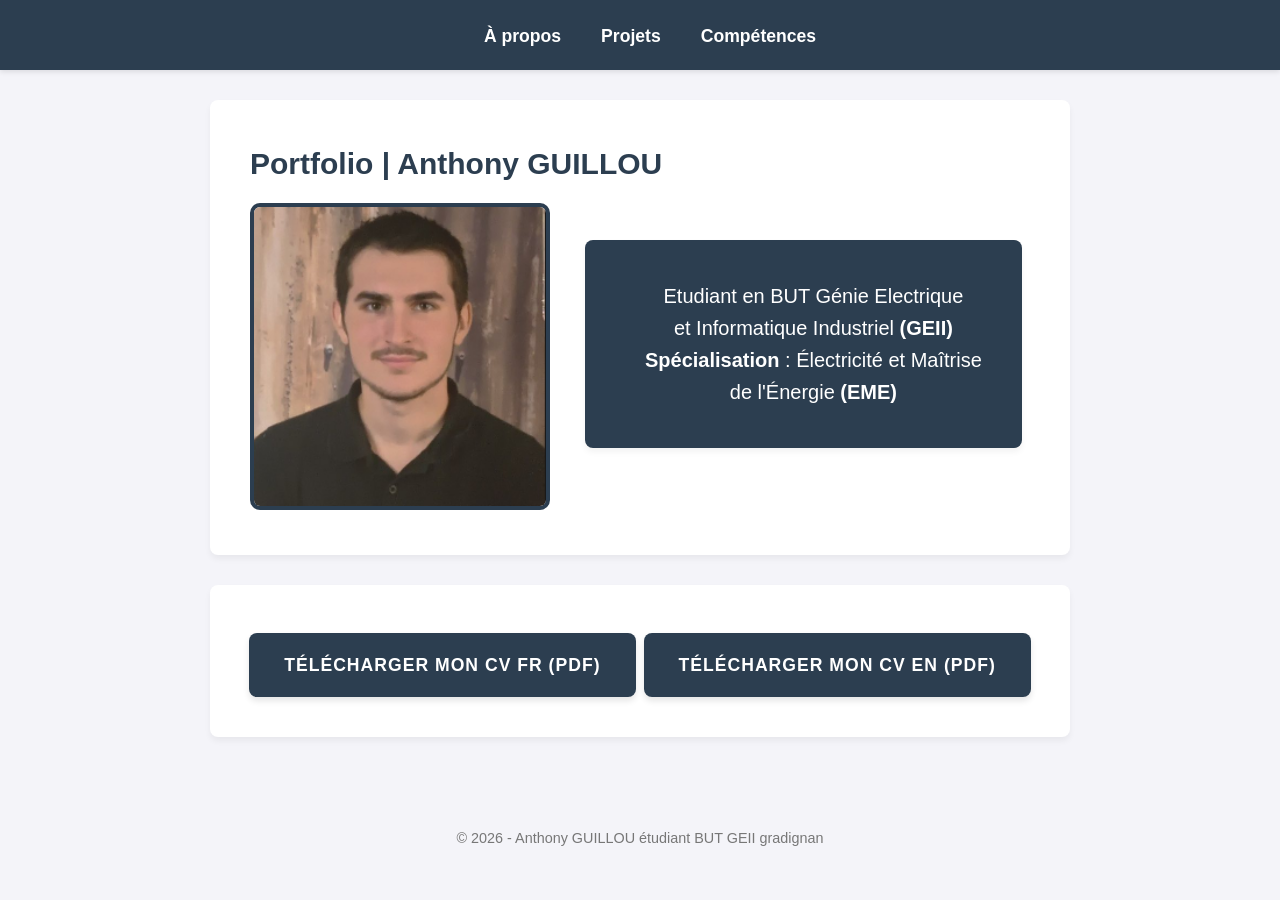
<file: index.html>
<!DOCTYPE html>
<html lang="fr">
<head>
    <meta charset="UTF-8">
    <meta name="viewport" content="width=device-width, initial-scale=1.0">
    <title>Mon Portfolio</title>
    <link rel="stylesheet" href="test.css">
</head>
<body>
    <header>
        <nav>
            <ul>
                <li><a href="propos.html">À propos</a></li>
                <li><a href="projet.html">Projets</a></li>
                <li><a href="competence.html">Compétences</a></li>
            </ul>
        </nav>
    </header>
    <main>
        <section>
            <div class="conteneur">
                <h1>Portfolio | Anthony GUILLOU</h1>
            <div class="conteneur-1">
                    <img src="profil.png" alt="Ma photo" class="image-profil">
                    <section1 id="presentation">
                            <ul>
                                <pindex>Etudiant en BUT Génie Electrique </pindex>
                            </ul>
                            <ul>
                                <pindex>et Informatique Industriel <strong>(GEII)</strong> </pindex>                            
                            </ul>
                            <ul>
                                <pindex><strong>Spécialisation</strong> : Électricité et Maîtrise</pindex>
                            </ul>
                            <ul>
                                <pindex>de l'Énergie <strong>(EME)</strong></pindex>                            
                            </ul>
                    </section1>
        </section>
            </div>
            </div>
        <section id="info">
            <div class="conteneur-bouton">
                <a href="GUILLOU_Anthony_CV_Francais.pdf" download="GUILLOU_Anthony_CV_Français.pdf" class="bouton-rectangulaire">
                    Télécharger mon CV FR (PDF)
                </a>
                <a href="GUILLOU_Anthony_CV_Anglais.pdf" download="GUILLOU_Anthony_CV_Anglais.pdf" class="bouton-rectangulaire secondaire">
                    Télécharger mon CV EN (PDF)
                </a>
            </div>
        </section>
    </main>

    <footer>
        <p>&copy; 2026 - Anthony GUILLOU étudiant BUT GEII gradignan</p>
    </footer>

</body>
</html>
</file>
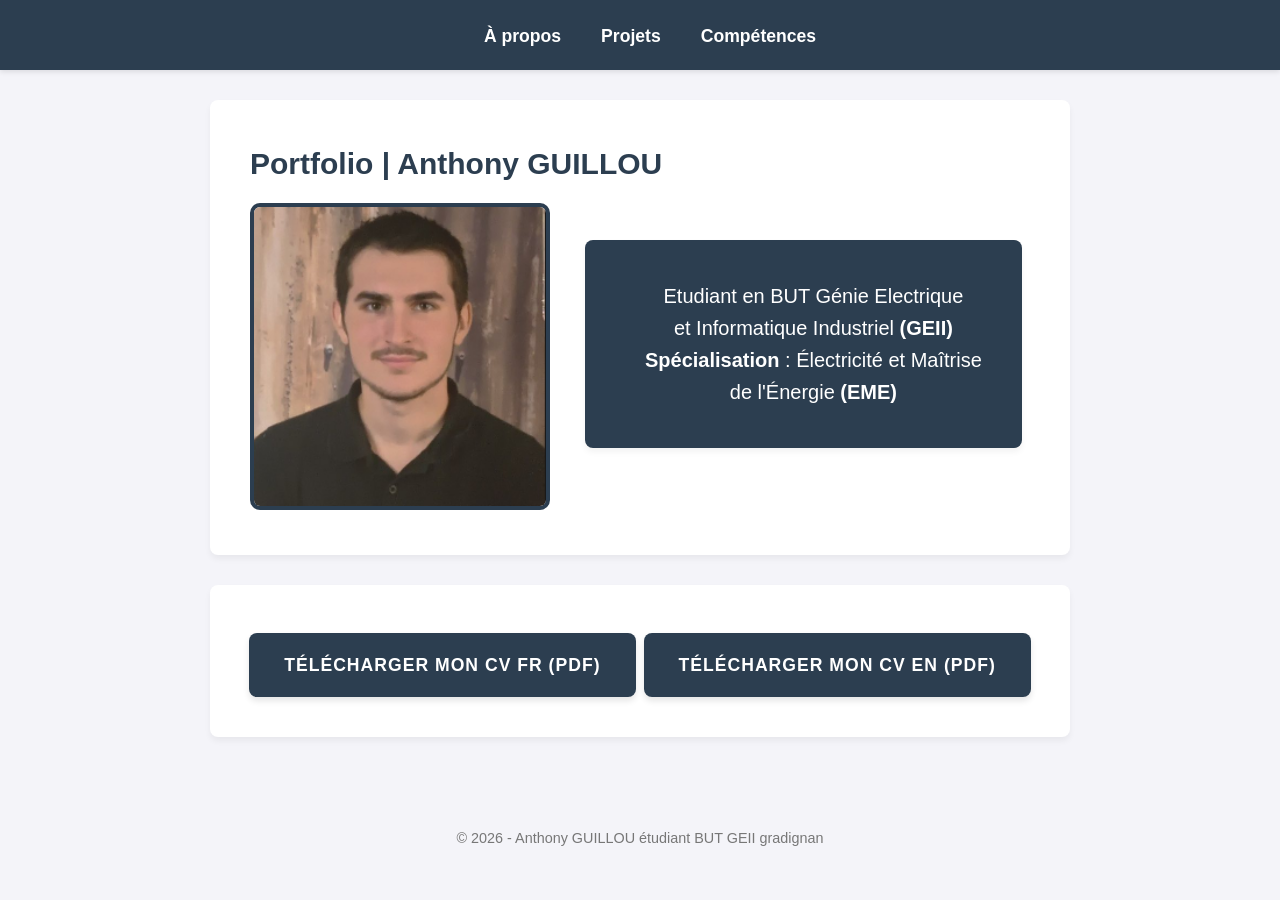
<file: 01_index.html>
<!DOCTYPE html>
<html lang="fr">
<head>
    <meta charset="UTF-8">
    <meta name="viewport" content="width=device-width, initial-scale=1.0">
    <title>Mon Portfolio</title>
    <link rel="stylesheet" href="test.css">
</head>
<body>
    <header>
        <nav>
            <ul>
                <li><a href="02_propos.html">À propos</a></li>
                <li><a href="03_projet.html">Projets</a></li>
                <li><a href="04_competence.html">Compétences</a></li>
            </ul>
        </nav>
    </header>
    <main>
        <section>
            <div class="conteneur">
                <h1>Portfolio | Anthony GUILLOU</h1>
            <div class="conteneur-1">
                    <img src="profil.png" alt="Ma photo" class="image-profil">
                    <section1 id="presentation">
                            <ul>
                                <pindex>Etudiant en BUT Génie Electrique </pindex>
                            </ul>
                            <ul>
                                <pindex>et Informatique Industriel <strong>(GEII)</strong> </pindex>                            
                            </ul>
                            <ul>
                                <pindex><strong>Spécialisation</strong> : Électricité et Maîtrise</pindex>
                            </ul>
                            <ul>
                                <pindex>de l'Énergie <strong>(EME)</strong></pindex>                            
                            </ul>
                    </section1>
        </section>
            </div>
            </div>
        <section id="info">
            <div class="conteneur-bouton">
                <a href="GUILLOU_Anthony_CV_Francais.pdf" download="GUILLOU_Anthony_CV_Français.pdf" class="bouton-rectangulaire">
                    Télécharger mon CV FR (PDF)
                </a>
                <a href="GUILLOU_Anthony_CV_Anglais.pdf" download="GUILLOU_Anthony_CV_Anglais.pdf" class="bouton-rectangulaire secondaire">
                    Télécharger mon CV EN (PDF)
                </a>
            </div>
        </section>
    </main>

    <footer>
        <p>&copy; 2026 - Anthony GUILLOU étudiant BUT GEII gradignan</p>
    </footer>

</body>
</html>
</file>
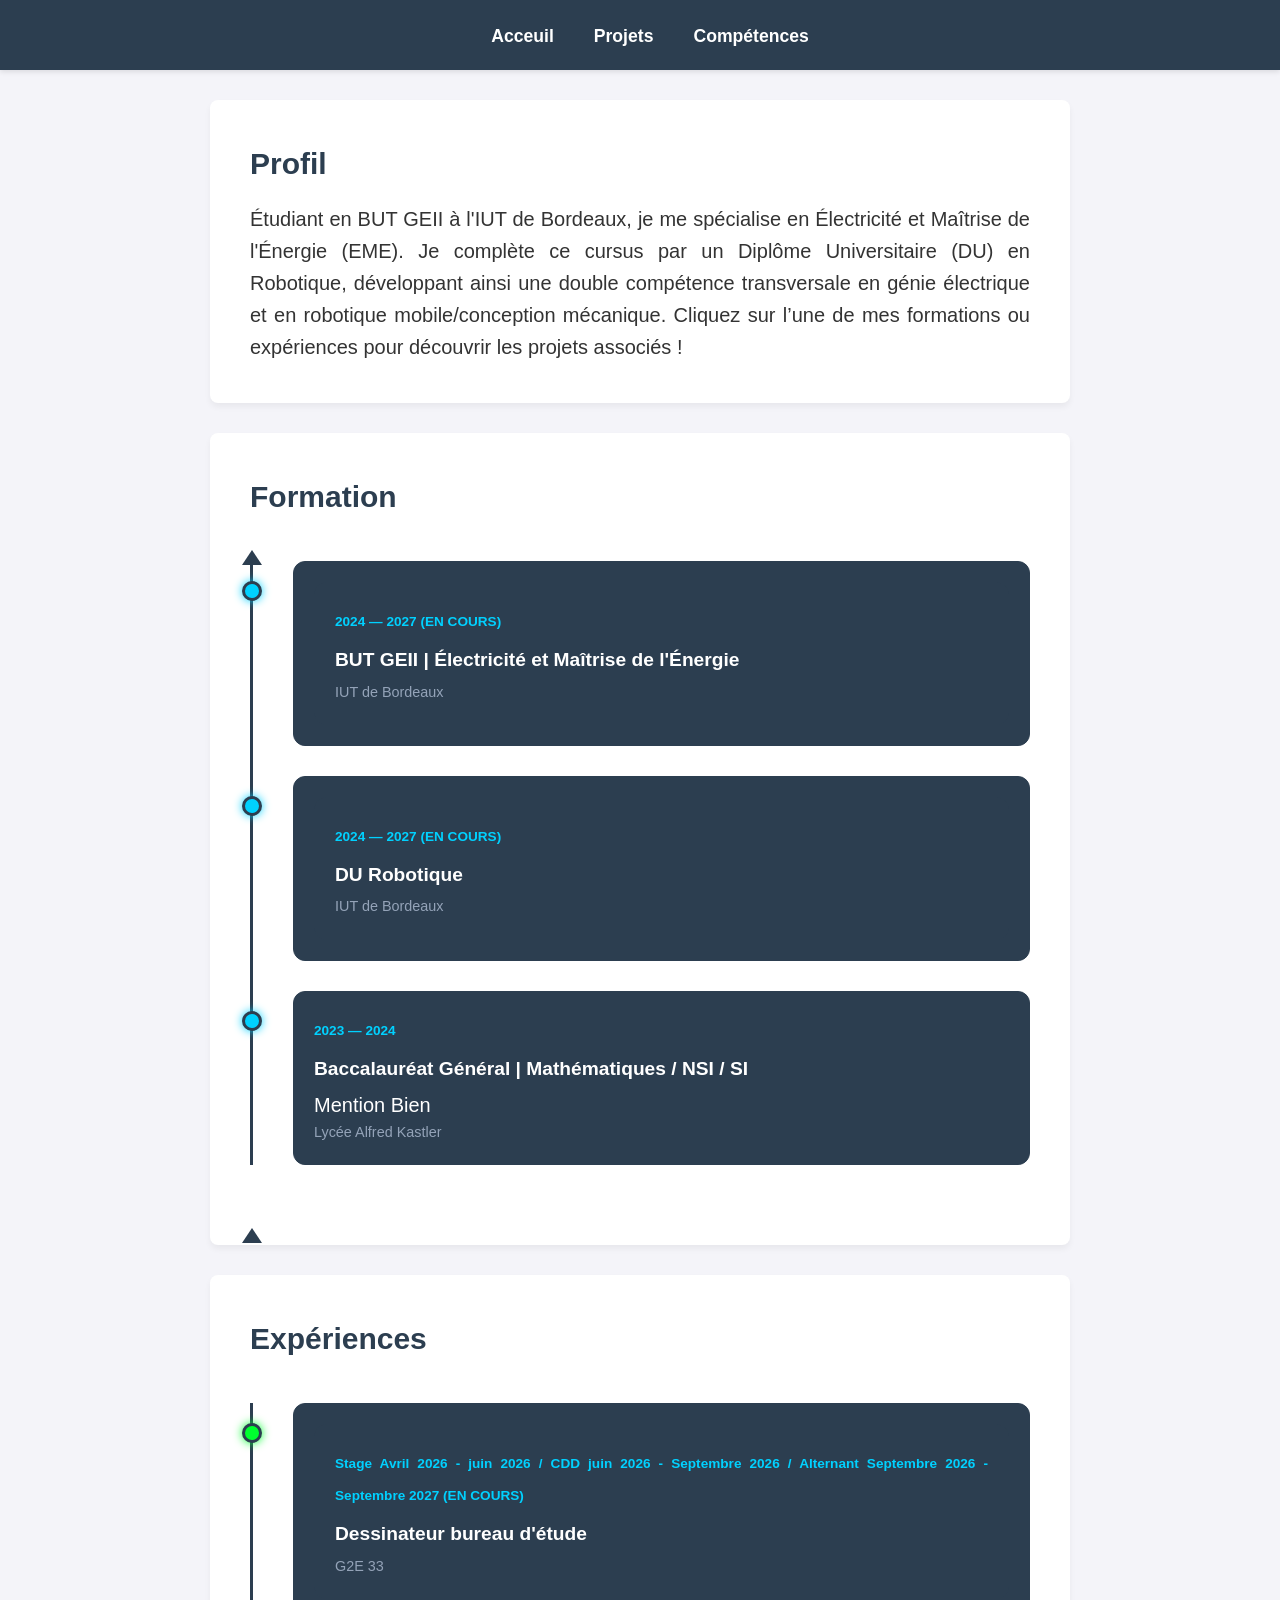
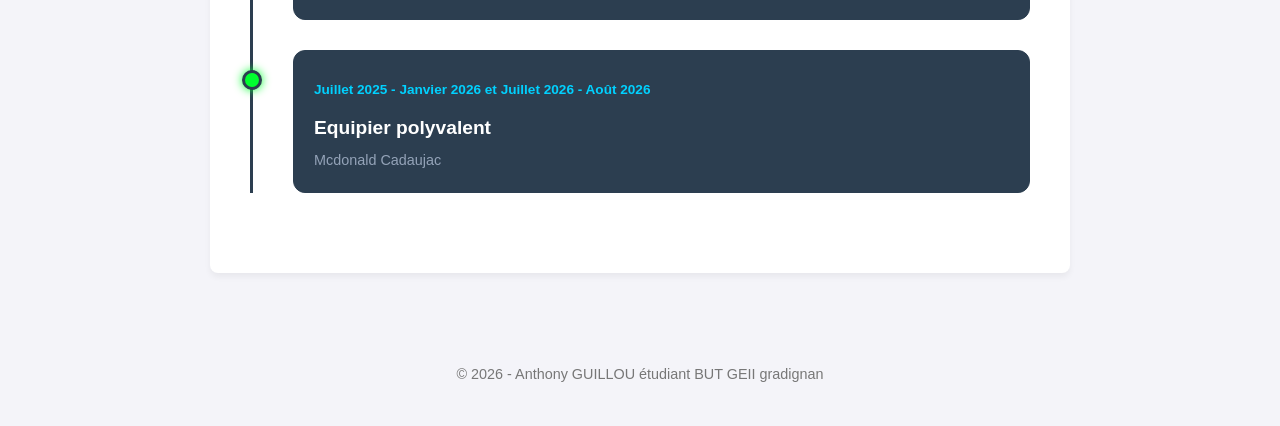
<file: 02_propos.html>
<!DOCTYPE html>
<html lang="fr">
<head>
    <meta charset="UTF-8">
    <title>À Propos</title>
    <link rel="stylesheet" href="test.css">

</head>
<body>
    <header>
        <nav>
            <ul>
                <li><a href="01_index.html">Acceuil</a></li>
                <li><a href="03_projet.html">Projets</a></li>
                <li><a href="04_competence.html">Compétences</a></li>
            </ul>
        </nav>
    </header>
    <main>
        <section>
            <h1>Profil </h1>
            <p>Étudiant en BUT GEII à l'IUT de Bordeaux, je me spécialise en Électricité et Maîtrise de l'Énergie (EME). Je complète ce cursus par un Diplôme Universitaire (DU) en Robotique, développant ainsi une double compétence transversale en génie électrique et en robotique mobile/conception mécanique. Cliquez sur l’une de mes formations ou expériences pour découvrir les projets associés ! </p>
        </section>
        <section id="Formation">
        <h1>Formation</h1>
        <div class="timeline">
        <div class="etape">
            <div class="point bleu"></div>
            <div class="carte">
            <a href="03_projet.html#projet-GEII" class="carte cliquable">
                <span class="dates bleu-texte">2024 — 2027 (EN COURS)</span>
                <h3>BUT GEII | Électricité et Maîtrise de l'Énergie</h3>
                <p class="etablissement">IUT de Bordeaux</p>
            </a>
            </div>
        </div>

        <div class="etape">
            <div class="point bleu"></div>
            <div class="carte">
            <a href="03_projet.html#projet-robotique" class="carte cliquable">
                <span class="dates bleu-texte">2024 — 2027 (EN COURS)</span>
                <h3>DU Robotique </h3>
                <p class="etablissement">IUT de Bordeaux</p>
            </a>
            </div>
        </div>

        <div class="etape">
            <div class="point bleu"></div>
            <div class="carte">
                <span class="dates bleu-texte">2023 — 2024</span>
                <h3>Baccalauréat Général | Mathématiques / NSI / SI</h3>
                <p class="sub">Mention Bien</p>
                <p class="etablissement">Lycée Alfred Kastler</p>
            </div>
        </div>
        </div>
        </section>
        <section id="Experience">
        <h1>Expériences</h1>
        <div class="timeline2">
            <div class="etape">
                <div class="point vert"></div>
                <div class="carte">
                <a href="03_projet.html#projet-robotique" class="carte cliquable">
                    <span class="dates bleu-texte">Stage Avril 2026 - juin 2026 / CDD juin 2026 - Septembre 2026 / Alternant Septembre 2026 - Septembre 2027 (EN COURS)</span>
                    <h3>Dessinateur bureau d'étude</h3>
                    <p class="etablissement">G2E 33</p>
                    <div class="popup-info">
                        <h4>Missions</h4>
                        <pindex>Plans de réservations, plans d'implantation CFO, CFA et SSI, schémas d'armoires, synoptiques CFO, CFA et SSI, notes de calculs</pindex>
                        <h4>Compétences</h4>
                        <pindex>sérieux, rigueur, maitrise d'AUTOCAD, connaitre la réglementation en vigueur</pindex>
                    </div>
                </a>
                </div>
            </div>

            <div class="etape">
                <div class="point vert"></div>
                <div class="carte">
                    <span class="dates bleu-texte">Juillet 2025 - Janvier 2026 et Juillet 2026 - Août 2026</span>
                    <h3>Equipier polyvalent</h3>
                    <p class="etablissement">Mcdonald Cadaujac</p>
                    <div class="popup-info">
                        <h4>Missions</h4>
                        <pindex>cuisson, nettoyage, préparation des hamburgers, service</pindex>
                        <h4>Compétences</h4>
                        <pindex>relation clients, efficacité, minutie, travail d'équipe</pindex>

                    </div>
                </div>
            </div>
        </div>
        </section>
    </main>
    <footer>
        <p>&copy; 2026 - Anthony GUILLOU étudiant BUT GEII gradignan</p>
    </footer>
</body>
</html>
</file>
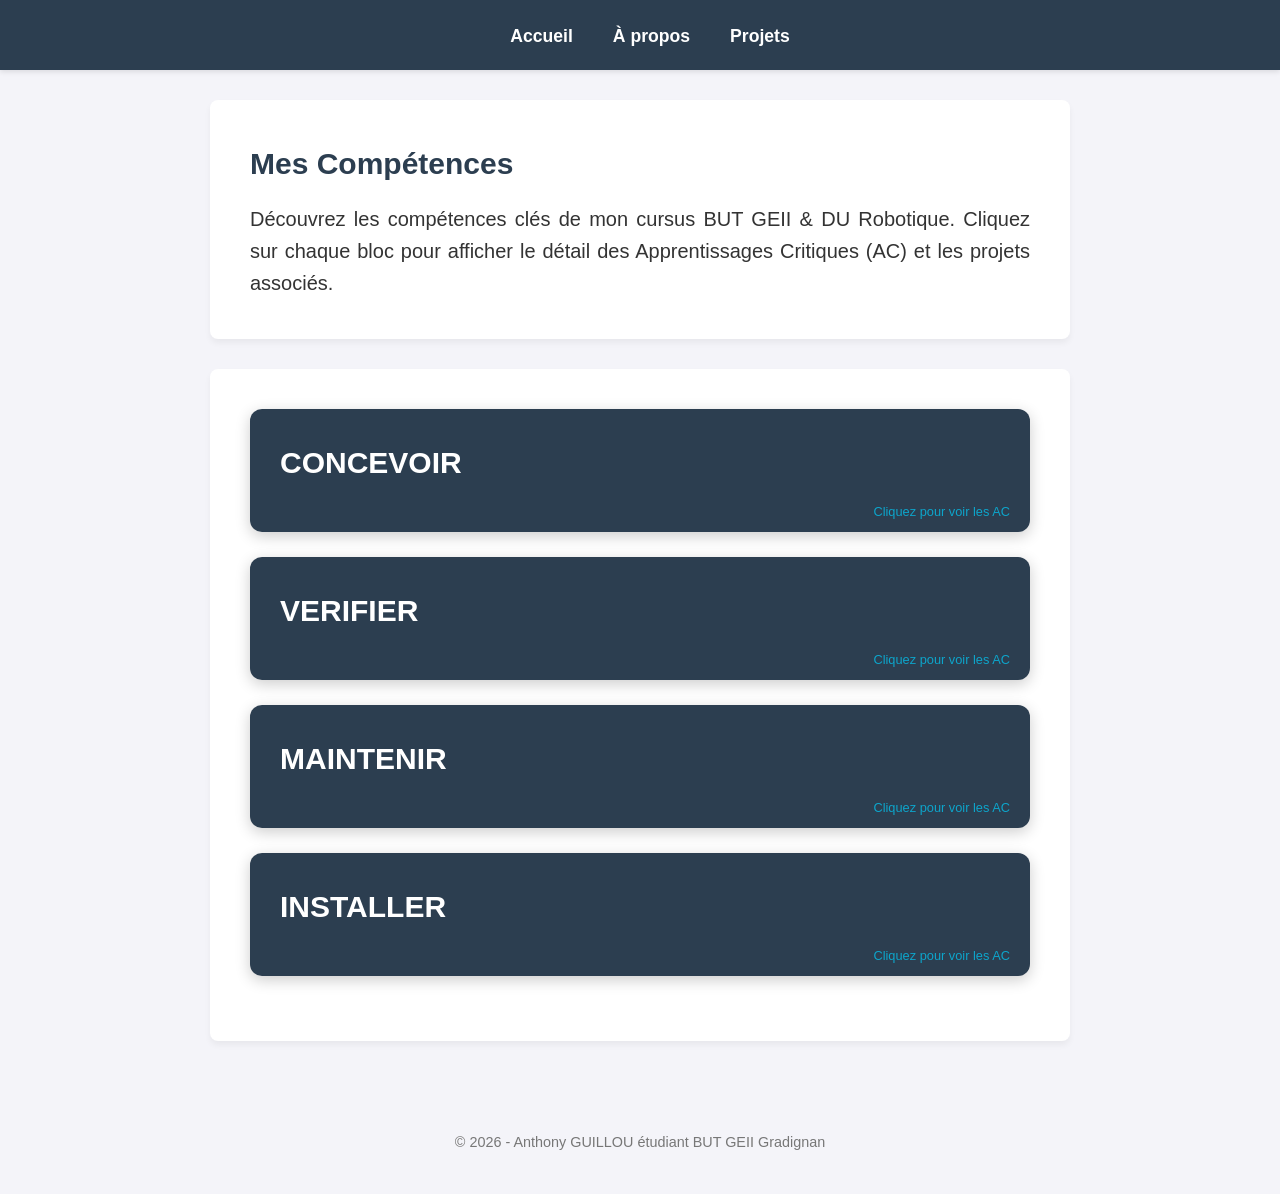
<file: 04_competence.html>
<!DOCTYPE html>
<html lang="fr">
<head>
    <meta charset="UTF-8">
    <title>Mes Compétences</title>
    <link rel="stylesheet" href="test.css">
</head>
<body>
    <header>
        <nav>
            <ul>
                <li><a href="01_index.html">Accueil</a></li>
                <li><a href="02_propos.html">À propos</a></li>
                <li><a href="03_projet.html">Projets</a></li>
            </ul>
        </nav>
    </header>

    <main>
        <section>
            <h1>Mes Compétences</h1>
            <p>Découvrez les compétences clés de mon cursus BUT GEII &amp; DU Robotique. Cliquez sur chaque bloc pour afficher le détail des Apprentissages Critiques (AC) et les projets associés.</p>
        </section>

        <section class="grille-competences">
            <div class="carte-projet" onclick="ouvrirModal('comp-CONCEVOIR')">
                <h2>CONCEVOIR</h2>
                <span class="info-clic">Cliquez pour voir les AC</span>
            </div>

            <div class="carte-projet" onclick="ouvrirModal('comp-VERIFIER')">
                <h2>VERIFIER</h2>
                <span class="info-clic">Cliquez pour voir les AC</span>
            </div>

            <div class="carte-projet" onclick="ouvrirModal('comp-MAINTENIR')">
                <h2>MAINTENIR</h2>
                <span class="info-clic">Cliquez pour voir les AC</span>
            </div>

            <div class="carte-projet" onclick="ouvrirModal('comp-INSTALLER')">
                <h2>INSTALLER</h2>
                <span class="info-clic">Cliquez pour voir les AC</span>
            </div>
        </section>

        <div id="comp-CONCEVOIR" class="modal-overlay">
            <div class="modal-background" onclick="fermerModal('comp-CONCEVOIR')"></div>
            <div class="modal-content-comp">
                <button class="modal-close" onclick="fermerModal('comp-CONCEVOIR')">&times;</button>
                <h2>Compétence : CONCEVOIR</h2>
                <h5>Sélectionnez un apprentissage critique pour voir le projet lié :</h5>
                <div class="grille-liens-projets">
                    <a href="03_projet.html#projet-geii" class="bouton-ac"><strong>AC11.01</strong>   Produire une analyse fonctionnelle d'un système simple <span class="badge-auto">Projet KAH</span></a>
                    <a href="03_projet.html#projet-geii" class="bouton-ac"><strong>AC11.02</strong>   Réaliser un prototype pour des solutions techniques matériel et/ou logiciel <span class="badge-auto">Projet KAH</span></a>
                    <a href="03_projet.html#projet-geii" class="bouton-ac"><strong>AC11.03</strong>   Rédiger un dossier de fabrication à partir d'un dossier de conception <span class="badge-auto">Projet KAH</span></a>
                    <a href="03_projet.html#projet-geii" class="bouton-ac"><strong>AC21.01</strong>   Proposer des solutions techniques liées à l'analyse fonctionnelle <span class="badge-auto">Projet RMS</span></a>
                    <a href="03_projet.html#projet-geii" class="bouton-ac"><strong>AC21.02</strong>   Dérisquer les solutions techniques retenues <span class="badge-auto">Projet RMS</span></a>
                </div>
            </div>
        </div>

        <div id="comp-VERIFIER" class="modal-overlay">
            <div class="modal-background" onclick="fermerModal('comp-VERIFIER')"></div>
            <div class="modal-content-comp">
                <button class="modal-close" onclick="fermerModal('comp-VERIFIER')">&times;</button>
                <h2>Compétence : VERIFIER</h2>
                <h5>Sélectionnez un apprentissage critique pour voir le projet lié :</h5>
                <div class="grille-liens-projets">
                    <a href="03_projet.html#projet-geii" class="bouton-ac"><strong>AC12.01</strong>  Appliquer une procédure d'essais <span class="badge-auto">Projet KAH</span></a>
                    <a href="03_projet.html#projet-geii" class="bouton-ac"><strong>AC12.02</strong>  Identifier un dysfonctionnement <span class="badge-auto">Projet KAH</span></a>
                    <a href="03_projet.html#projet-geii" class="bouton-ac"><strong>AC12.03</strong>  Décrire un dysfonctionnement <span class="badge-auto">Projet KAH</span></a>
                    <a href="03_projet.html#projet-geii" class="bouton-ac"><strong>AC22.01</strong>  Identifier les tests et mesures à mettre en place pour valider le fonctionnement d'un système <span class="badge-auto">Projet RMS</span></a>
                    <a href="03_projet.html#projet-geii" class="bouton-ac"><strong>AC22.02</strong>  Certifier le fonctionnement d'un nouvel équipement industriel <span class="badge-auto">Projet RMS</span></a>
                </div>
            </div>
        </div>

        <div id="comp-MAINTENIR" class="modal-overlay">
            <div class="modal-background" onclick="fermerModal('comp-MAINTENIR')"></div>
            <div class="modal-content-comp">
                <button class="modal-close" onclick="fermerModal('comp-MAINTENIR')">&times;</button>
                <h2>Compétence : MAINTENIR</h2>
                <h5>Sélectionnez un apprentissage critique pour voir le projet lié :</h5>
                <div class="grille-liens-projets">
                    <a href="03_projet.html#projet-geii" class="bouton-ac"><strong>AC23.01</strong> Exécuter l'entretien et le contrôle d'un système en respectant une procédure <span class="badge-auto">Projet RMS</span></a>
                    <a href="03_projet.html#projet-geii" class="bouton-ac"><strong>AC23.02</strong> Exécuter une opération de maintenance (corrective, préventive, améliorative) <span class="badge-auto">Projet RMS</span></a>
                    <a href="03_projet.html#projet-geii" class="bouton-ac"><strong>AC23.03</strong> Diagnostiquer un dysfonctionnement dans un système <span class="badge-auto">Projet RMS</span></a>
                    <a href="03_projet.html#projet-geii" class="bouton-ac"><strong>AC23.04</strong> Identifier la cause racine du dysfonctionnement <span class="badge-auto">Projet RMS</span></a>
                </div>
            </div>
        </div>

        <div id="comp-INSTALLER" class="modal-overlay">
            <div class="modal-background" onclick="fermerModal('comp-INSTALLER')"></div>
            <div class="modal-content-comp">
                <button class="modal-close" onclick="fermerModal('comp-INSTALLER')">&times;</button>
                <h2>Compétence : INSTALLER</h2>
                <h5>Cette section ne comporte aucun élément pour le moment</h5>
                <div class="grille-liens-projets">
                </div>
            </div>
        </div>
    </main>

    <footer>
        <p>&copy; 2026 - Anthony GUILLOU étudiant BUT GEII Gradignan</p>
    </footer>

    <script>
        function ouvrirModal(idModal) {
            document.getElementById(idModal).classList.add('open');
        }

        function fermerModal(idModal) {
            document.getElementById(idModal).classList.remove('open');
        }

        // Sécurité bonus : Permet de fermer la modale active avec la touche Échap
        window.addEventListener('keydown', function (event) {
            if (event.key === 'Escape') {
                var modales = document.querySelectorAll('.modal-overlay.open');
                modales.forEach(function(modal) {
                    modal.classList.remove('open');
                });
            }
        });
    </script>
</body>
</html>
</file>
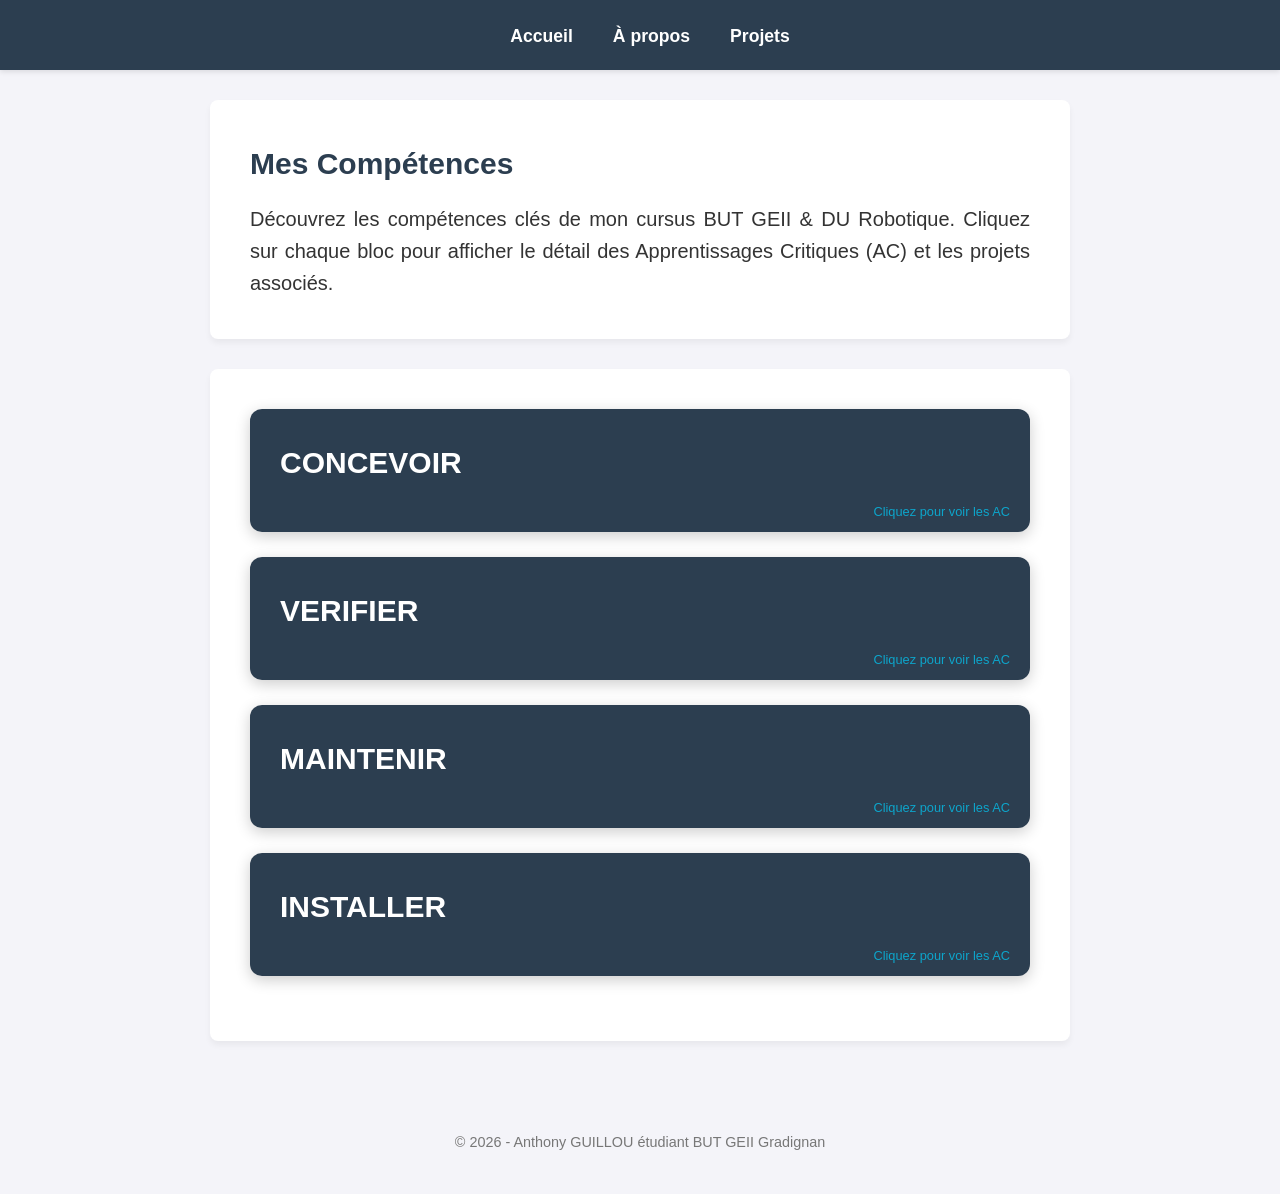
<file: competence.html>
<!DOCTYPE html>
<html lang="fr">
<head>
    <meta charset="UTF-8">
    <title>Mes Compétences</title>
    <link rel="stylesheet" href="test.css">
</head>
<body>
    <header>
        <nav>
            <ul>
                <li><a href="index.html">Accueil</a></li>
                <li><a href="propos.html">À propos</a></li>
                <li><a href="projet.html">Projets</a></li>
            </ul>
        </nav>
    </header>

    <main>
        <section>
            <h1>Mes Compétences</h1>
            <p>Découvrez les compétences clés de mon cursus BUT GEII &amp; DU Robotique. Cliquez sur chaque bloc pour afficher le détail des Apprentissages Critiques (AC) et les projets associés.</p>
        </section>

        <section class="grille-competences">
            <div class="carte-projet" onclick="ouvrirModal('comp-CONCEVOIR')">
                <h2>CONCEVOIR</h2>
                <span class="info-clic">Cliquez pour voir les AC</span>
            </div>

            <div class="carte-projet" onclick="ouvrirModal('comp-VERIFIER')">
                <h2>VERIFIER</h2>
                <span class="info-clic">Cliquez pour voir les AC</span>
            </div>

            <div class="carte-projet" onclick="ouvrirModal('comp-MAINTENIR')">
                <h2>MAINTENIR</h2>
                <span class="info-clic">Cliquez pour voir les AC</span>
            </div>

            <div class="carte-projet" onclick="ouvrirModal('comp-INSTALLER')">
                <h2>INSTALLER</h2>
                <span class="info-clic">Cliquez pour voir les AC</span>
            </div>
        </section>

        <div id="comp-CONCEVOIR" class="modal-overlay">
            <div class="modal-background" onclick="fermerModal('comp-CONCEVOIR')"></div>
            <div class="modal-content-comp">
                <button class="modal-close" onclick="fermerModal('comp-CONCEVOIR')">&times;</button>
                <h2>Compétence : CONCEVOIR</h2>
                <h5>Sélectionnez un apprentissage critique pour voir le projet lié :</h5>
                <div class="grille-liens-projets">
                    <a href="projet.html#projet-geii" class="bouton-ac"><strong>AC11.01</strong>   Produire une analyse fonctionnelle d'un système simple <span class="badge-auto">Projet KAH</span></a>
                    <a href="projet.html#projet-geii" class="bouton-ac"><strong>AC11.02</strong>   Réaliser un prototype pour des solutions techniques matériel et/ou logiciels <span class="badge-auto">Projet KAH</span></a>
                    <a href="projet.html#projet-geii" class="bouton-ac"><strong>AC11.03</strong>   Rédiger un dossier de fabrication à partir d'un dossier de conception <span class="badge-auto">Projet KAH</span></a>
                    <a href="projet.html#projet-geii" class="bouton-ac"><strong>AC21.01</strong>   Proposer des solutions techniques liées à l'analyse fonctionnelle <span class="badge-auto">Projet RMS</span></a>
                    <a href="projet.html#projet-geii" class="bouton-ac"><strong>AC21.02</strong>   Dérisquer les solutions techniques retenues <span class="badge-auto">Projet RMS</span></a>
                </div>
            </div>
        </div>

        <div id="comp-VERIFIER" class="modal-overlay">
            <div class="modal-background" onclick="fermerModal('comp-VERIFIER')"></div>
            <div class="modal-content-comp">
                <button class="modal-close" onclick="fermerModal('comp-VERIFIER')">&times;</button>
                <h2>Compétence : VERIFIER</h2>
                <h5>Sélectionnez un apprentissage critique pour voir le projet lié :</h5>
                <div class="grille-liens-projets">
                    <a href="projet.html#projet-geii" class="bouton-ac"><strong>AC12.01</strong>  Appliquer une procédure d'essais <span class="badge-auto">Projet KAH</span></a>
                    <a href="projet.html#projet-geii" class="bouton-ac"><strong>AC12.02</strong>  Identifier un dysfonctionnement <span class="badge-auto">Projet KAH</span></a>
                    <a href="projet.html#projet-geii" class="bouton-ac"><strong>AC12.03</strong>  Décrire un dysfonctionnement <span class="badge-auto">Projet KAH</span></a>
                    <a href="projet.html#projet-geii" class="bouton-ac"><strong>AC22.01</strong>  Identifier les tests et mesures à mettre en place pour valider le fonctionnement d'un système <span class="badge-auto">Projet RMS</span></a>
                    <a href="projet.html#projet-geii" class="bouton-ac"><strong>AC22.02</strong>  Certifier le fonctionnement d'un nouvel équipement industriel <span class="badge-auto">Projet RMS</span></a>
                </div>
            </div>
        </div>

        <div id="comp-MAINTENIR" class="modal-overlay">
            <div class="modal-background" onclick="fermerModal('comp-MAINTENIR')"></div>
            <div class="modal-content-comp">
                <button class="modal-close" onclick="fermerModal('comp-MAINTENIR')">&times;</button>
                <h2>Compétence : MAINTENIR</h2>
                <h5>Sélectionnez un apprentissage critique pour voir le projet lié :</h5>
                <div class="grille-liens-projets">
                    <a href="projet.html#projet-geii" class="bouton-ac"><strong>AC23.01</strong> Exécuter l'entretien et le contrôle d'un système en respectant une procédure <span class="badge-auto">Projet RMS</span></a>
                    <a href="projet.html#projet-geii" class="bouton-ac"><strong>AC23.02</strong> Exécuter une opération de maintenance (corrective, préventive, améliorative) <span class="badge-auto">Projet RMS</span></a>
                    <a href="projet.html#projet-geii" class="bouton-ac"><strong>AC23.03</strong> Diagnostiquer un dysfonctionnement dans un système <span class="badge-auto">Projet RMS</span></a>
                    <a href="projet.html#projet-geii" class="bouton-ac"><strong>AC23.04</strong> Identifier la cause racine du dysfonctionnement <span class="badge-auto">Projet RMS</span></a>
                </div>
            </div>
        </div>

        <div id="comp-INSTALLER" class="modal-overlay">
            <div class="modal-background" onclick="fermerModal('comp-INSTALLER')"></div>
            <div class="modal-content-comp">
                <button class="modal-close" onclick="fermerModal('comp-INSTALLER')">&times;</button>
                <h2>Compétence : INSTALLER</h2>
                <h5>Cette section ne comporte aucun élément pour le moment</h5>
                <div class="grille-liens-projets">
                </div>
            </div>
        </div>
    </main>

    <footer>
        <p>&copy; 2026 - Anthony GUILLOU étudiant BUT GEII Gradignan</p>
    </footer>

    <script>
        function ouvrirModal(idModal) {
            document.getElementById(idModal).classList.add('open');
        }

        function fermerModal(idModal) {
            document.getElementById(idModal).classList.remove('open');
        }

        // Sécurité bonus : Permet de fermer la modale active avec la touche Échap
        window.addEventListener('keydown', function (event) {
            if (event.key === 'Escape') {
                var modales = document.querySelectorAll('.modal-overlay.open');
                modales.forEach(function(modal) {
                    modal.classList.remove('open');
                });
            }
        });
    </script>
</body>
</html>
</file>
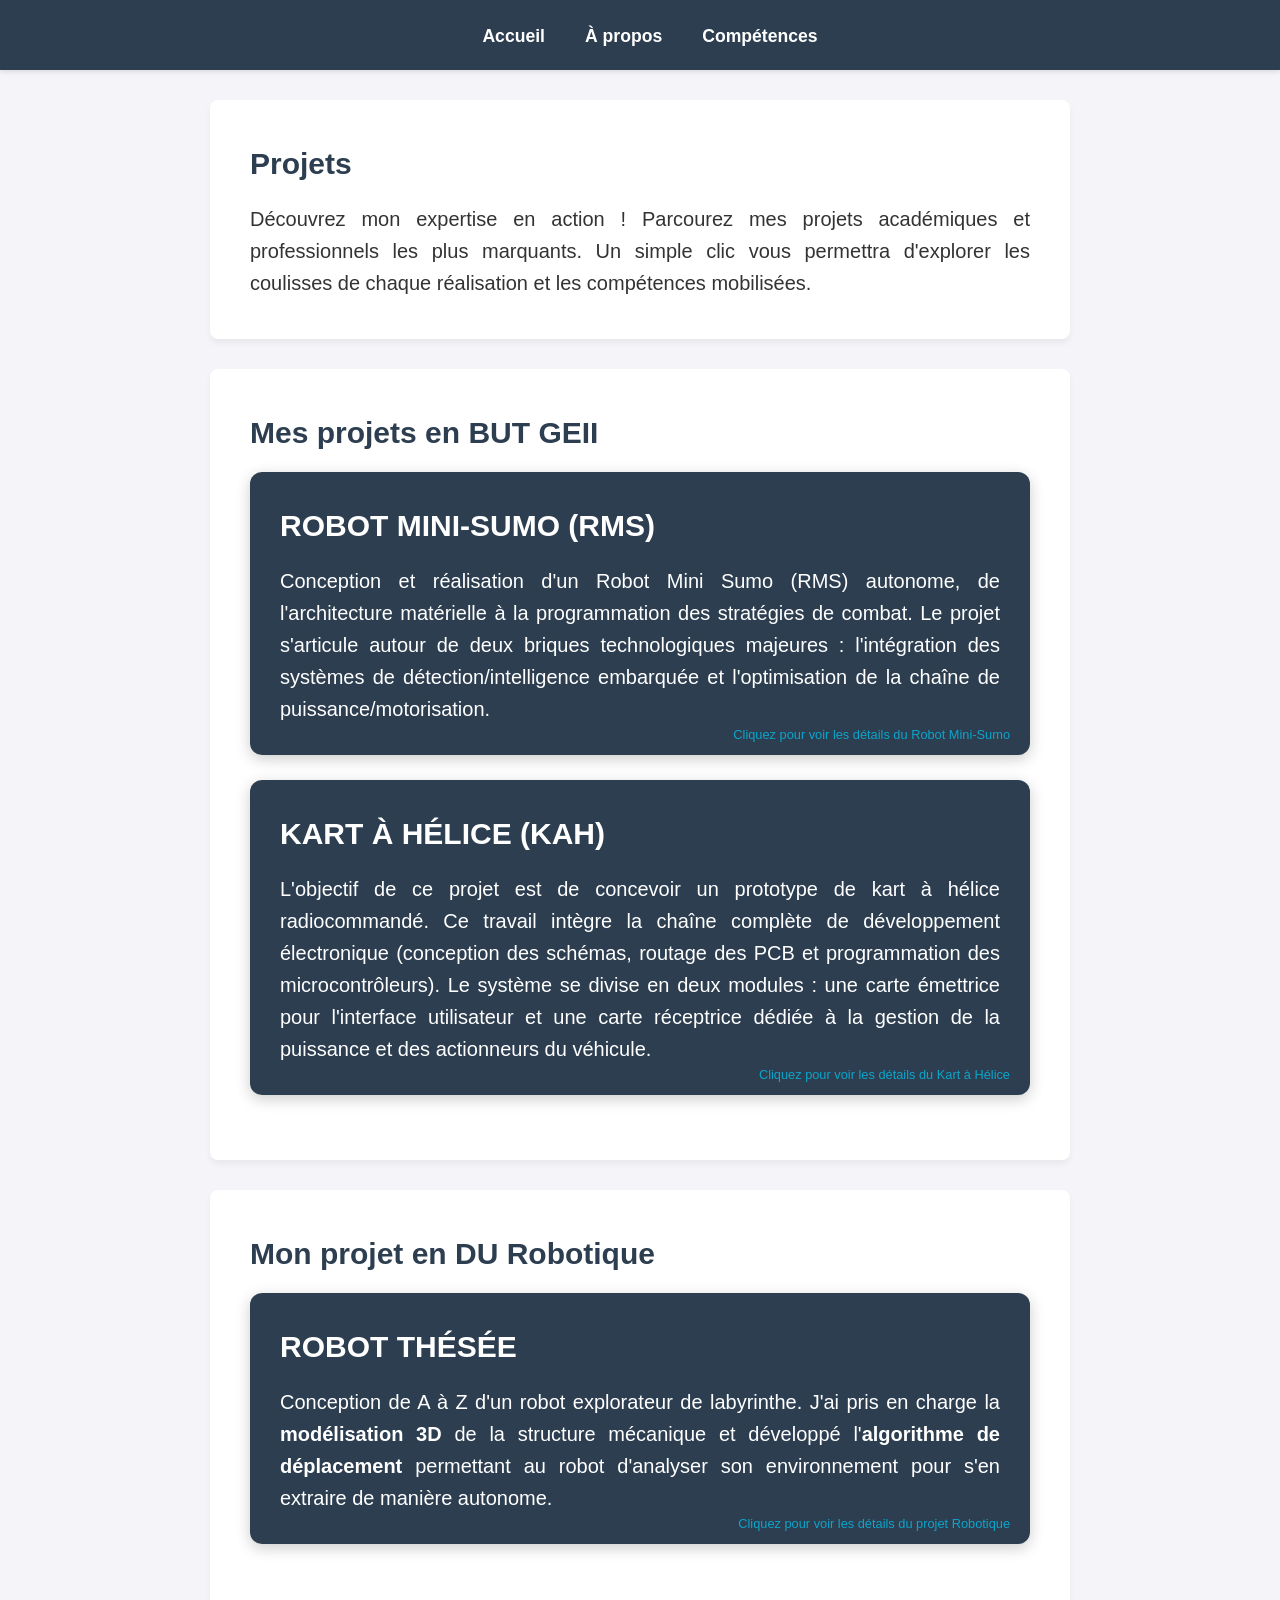
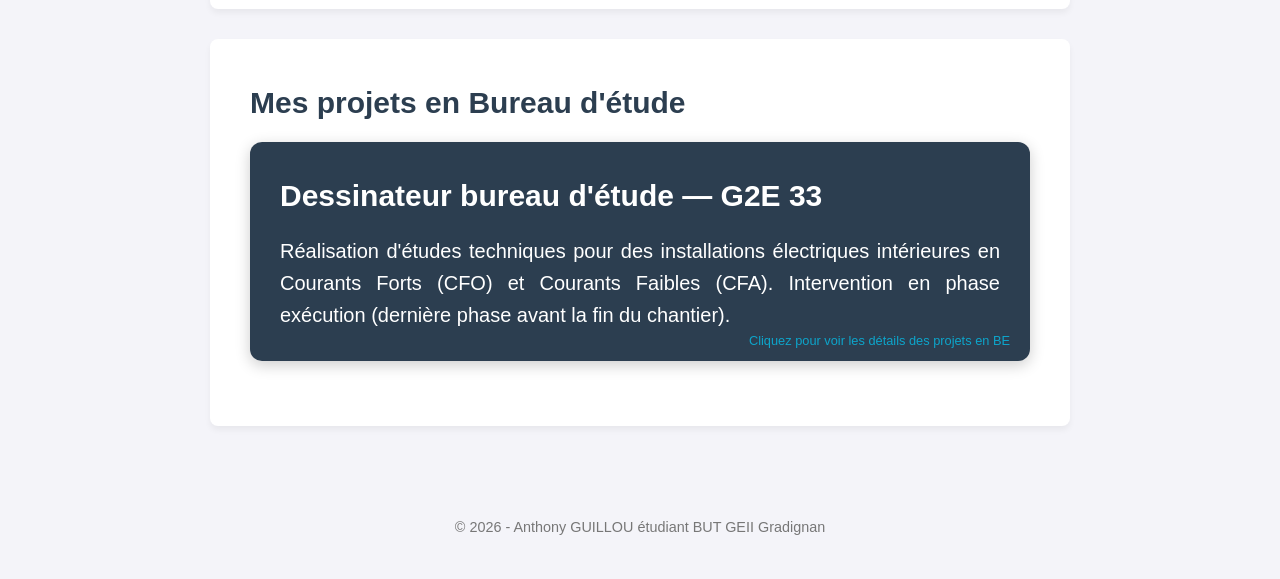
<file: projet.html>
<!DOCTYPE html>
<html lang="fr">
<head>
    <meta charset="UTF-8">
    <title>Mes projets</title>
    <link rel="stylesheet" href="test.css">
</head>
<body>
    <header>
        <nav>
            <ul>
                <li><a href="index.html">Accueil</a></li>
                <li><a href="propos.html">À propos</a></li>
                <li><a href="competence.html">Compétences</a></li>
            </ul>
        </nav>
    </header>

    <main class="conteneur-projets">
        <section>
            <h1>Projets</h1>
            <p>Découvrez mon expertise en action ! Parcourez mes projets académiques et professionnels les plus marquants. Un simple clic vous permettra d'explorer les coulisses de chaque réalisation et les compétences mobilisées.</p>
        </section>

        <section id="projet-geii">
            <h1>Mes projets en BUT GEII</h1>

            <div class="carte-projet" onclick="ouvrirModal('modal-rds')">
                <h2>ROBOT MINI-SUMO (RMS)</h2>
                <p>Conception et réalisation d'un Robot Mini Sumo (RMS) autonome, de l'architecture matérielle à la programmation des stratégies de combat. Le projet s'articule autour de deux briques technologiques majeures : l'intégration des systèmes de détection/intelligence embarquée et l'optimisation de la chaîne de puissance/motorisation.</p>
                <span class="info-clic">Cliquez pour voir les détails du Robot Mini-Sumo</span>
            </div>

            <div id="modal-rds" class="modal-overlay">
                <div class="modal-background" onclick="fermerModal('modal-rds')"></div>
                <div class="modal-content">
                    <button class="modal-close" onclick="fermerModal('modal-rds')">&times;</button>
                    
                    <div class="modal-header">
                        <img src="RMS.png" alt="PCB du Robot Mini Sumo" class="header-image">
                        <div class="header-overlay">
                            <div class="badges">
                                <span class="badge sae"><h2>SAE → S3</h2></span>
                                <span class="badge date"><h2>Septembre 2025 - Décembre 2025</h2></span>
                            </div>
                            <h2>RMS</h2>
                        </div>
                    </div>
                    
                    <div class="modal-body">
                        <h3>Contexte</h3>
                        <div class="info-grid">
                            <div class="info-block">
                                <h4>OBJECTIFS</h4>
                                <p>→ <strong>Conception</strong> électronique & routage d'un Shield</p>
                                <p>→ Développement informatique pour que le robot soit  autonome</p>
                                <p>→ <strong>Fabrication</strong> de la carte électronique</p>
                                <p>→ Intégration d'une liaison infrarouge pour démarrer le programme</p>
                                <p>→ <strong>Validation</strong> et tests croisés des systèmes</p>
                            </div>
                            <div class="info-block">
                                <h4>ÉQUIPE</h4>
                                <p>→ Groupe projet de <strong>5 personnes</strong></p>
                                <p>→ Division du travail en 2</p>
                                <p>→ <strong>Organisation</strong> en binômes et trinôme</p>
                                <p>→ Procédure de validation croisée : j'ai vérifié les parties que je n'ai pas conçues</p>
                            </div>
                            <div class="info-block">
                                <h4>RÔLE</h4>
                                <p>→ Sélection des composants, saisie du schéma électrique et routage complet du PCB (Shield) sous KiCad.</p>
                                <p>→ En charge du <strong>bloc Énergie</strong> (alimentation du robot)</p>
                                <p>→ En charge du <strong>bloc Traitement</strong> (conversion des informations des capteurs en un signal)</p>
                                <p>→ Programmation de la stratégie de combat</p>
                                <p>→ <strong>Vérificateur</strong> des blocs  <strong>acquisition, action</strong>:</p>
                            </div>
                            <div class="info-block">
                                <h4>SPÉCIFICATIONS TECHNIQUES</h4>
                                <p>→ Architecture matérielle : Microcontrôleur ATmega328P (Carte Arduino Uno) et <strong>Shield</strong>.</p>
                                <p>→ Chaîne de perception : <strong>Capteurs optiques</strong> pour la détection et la poursuite continue de l'adversaire, et <strong>récepteur IR</strong> pour le module de démarrage de sécurité.</p>
                                <p>→ Chaîne de puissance : <strong>Intégration d'un pont en H</strong> (driver de moteurs) directement sur le Shield pour le contrôle des moteurs à courant continu.</p>
                                <p>→ Stratégie logicielle : Algorithme optimisé <strong>sans capteur de ligne</strong> (rotation continue sur site pour verrouiller l'adversaire dès le départ, garantissant qu'il reste toujours face au robot), économie d'argent.</p>
                            </div>
                            <div class="info-block">
                                <h4>ENVIRONNEMENT LOGICIEL</h4>
                                <p>→ Saisie de schéma &amp; Simulation : <strong>KiCad</strong></p>
                                <p>→ Conception de circuits imprimés : <strong>KiCad</strong></p>
                                <p>→ Programmation embarquée : <strong>Arduino IDE</strong> (Langage C)</p>
                            </div>
                        </div>
                        
                        <div class="onglets-container">
                            <div class="onglets-boutons">
                                <button class="tab-btn active" onclick="changerOnglet(event, 'conception-rds')">Conception</button>
                                <button class="tab-btn" onclick="changerOnglet(event, 'verification-rds')">Vérification</button>
                                <button class="tab-btn" onclick="changerOnglet(event, 'maintenance-rds')">Maintenance</button>            
                            </div>

                            <div id="conception-rds" class="tab-content active">
                                <h3>Conception</h3>
                                <p class="intro-conception">Conception du robot</p>

                                <div class="conception-liste">
                                    <div class="conception-row">
                                        <div class="image-bloc">
                                            <figure>
                                                <img src="RMS_21_01.png" alt="Algorigramme">
                                                <figcaption>Schéma d'implantation du pont diviseur de tension pour batterie LiPo</figcaption>
                                            </figure>
                                        </div>
                                        <div class="texte-bloc">
                                            <div class="rectangle-bleu">
                                                <h5>AC21.01 : Proposer des solutions techniques liées à l'analyse fonctionnelle</h5>
                                            </div>
                                            <div class="rectangle-bleu">
                                                <h5>Solutions techniques</h5>
                                                <h6>Pour répondre à l'exigence de sécurité de la batterie LiPo (EXIG_SECUR_BATT) : <ul><li>j'ai intégré et dimensionné un <strong>pont diviseur de tension</strong> basé sur des résistances normalisées (série E12) afin de surveiller le seuil critique de 6,7 V.</ul></li><ul><li>Associé à un <strong>régulateur linéaire</strong>, ce système garantit une alimentation stable à 5 V pour la logique de commande.</ul></li></h6>
                                            </div>
                                        </div>
                                    </div>
                                    <div class="conception-row">
                                        <div class="image-bloc">
                                            <figure>
                                                <img src="RMS_21_02.png" alt="Algorigramme">
                                                <figcaption>Prototype de test et de filtrage matériel du capteur optique</figcaption>
                                            </figure>
                                        </div>
                                        <div class="texte-bloc">
                                            <div class="rectangle-bleu">
                                                <h5>AC21.02 : Dérisquer les solutions techniques retenues</h5>
                                            </div>
                                            <div class="rectangle-bleu">
                                                <h5>Dérisquage de la solution technique</h5>
                                                <h6>j’ai participé à la phase de prototypage afin de confronter la théorie à la réalité physique du capteur optique. Le risque majeur identifié était l'instabilité des relevés et la présence d'une zone d'ombre critique. Pour lever ce doute technique avant l'intégration finale, nous avons mis en œuvre un prototype de test (image ci-contre) combinant un filtrage matériel et une stratégie logicielle. J'ai ainsi participé à l'analyse des résultats expérimentaux en mesurant précisément les tensions de sortie du capteur face à un obstacle.</h6>
                                            </div>
                                        </div>
                                    </div>
                                </div>   
                                <div class="conteneur-bouton">
                                    <a href="RMS_DDC.pdf" download class="bouton-rectangulaire">Télécharger le Document de Conception (DDC)</a>
                                    <a href="RMS_CDC.pdf" download="KAH_CDC.pdf" class="bouton-rectangulaire">
                                            Télécharger le cahier des Charges (CDC)
                                    </a>
                                </div>
                            </div>

                            <div id="verification-rds" class="tab-content">
                                <h3>Vérification</h3>
                                <p class="intro-conception">Vérification du bon fonctionnement du robot</p>
                                <div class="conception-liste">
                                    <div class="conception-row">
                                        <div class="image-bloc">
                                            <figure>
                                                <img src="RMS_22_01.png" alt="Test capteur">
                                                <figcaption>Banc d'essai de consommation de courant des moteurs à puissance maximale</figcaption>
                                            </figure>
                                        </div>
                                        <div class="texte-bloc">
                                            <div class="rectangle-bleu">
                                                <h5>AC22.01 : Identifier les tests et mesures à mettre en place pour valider le fonctionnement d'un système</h5>
                                            </div>
                                            <div class="rectangle-bleu">
                                                <h5>Test de l'exigence autonomie</h5>
                                                <h6>Pour valider l'exigence d'autonomie, cet essai vise à vérifier que le robot mini-sumo est capable de se déplacer en continu pendant au moins 65 minutes, ce qui équivaut à 15 minutes de combat réel. La stratégie consiste à mesurer, à l'aide d'un ampèremètre, la consommation électrique du robot dans sa configuration la plus contraignante. Les moteurs à courant continu représentant la principale source de dépense énergétique, le relevé est effectué lors d'un déplacement en ligne droite, phase durant laquelle les deux actionneurs sont sollicités simultanément à leur puissance maximale.</h6>
                                            </div>
                                        </div>
                                    </div>
                                    <div class="conception-row">
                                        <div class="image-bloc">
                                            <figure>
                                                <img src="RMS_22_02.png" alt="Test capteur">
                                                <figcaption>Corrélation entre la courbe expérimentale et la courbe théorique du constructeur</figcaption>
                                            </figure>
                                        </div>
                                        <div class="texte-bloc">
                                            <div class="rectangle-bleu">
                                                <h5>AC22.02 : Certifier le fonctionnement d'un nouvel équipement industriel </h5>
                                            </div>
                                            <div class="rectangle-bleu">
                                                <h5>Résultats</h5>
                                                <h6>Pour la fonction Acquisition, malgré des divergences initiales de niveaux de tension entre la breadboard et le PCB, j'ai certifié la validité du système en corrélant la courbe expérimentale relevée à la courbe théorique du constructeur (image ci-contre), garantissant une détection fiable jusqu'à 60 cm.</h6>
                                            </div>
                                        </div>
                                    </div>
                                    <div class="conteneur-bouton">
                                        <a href="RMS_DDV.pdf" download class="bouton-rectangulaire">Télécharger le Document de VéRIFICATION (DDV)</a>
                                    </div>
                                </div>
                            </div>
                            <div id="maintenance-rds" class="tab-content">
                                <h3>Maintenance</h3>
                                <p class="intro-conception">Maintenance et suivi du robot Mini-Sumo</p>
                                <div class="conception-liste">
                                    <div class="conception-row">
                                        <div class="image-bloc">
                                            <figure>
                                                <img src="RMS_23_01.png" alt="Diagnostic maintenance">
                                                <figcaption>Page 2/8 du DDR : logigramme de contrôle séquentiel des alimentations</figcaption>
                                            </figure>
                                        </div>
                                        <div class="texte-bloc">
                                            <div class="rectangle-bleu">
                                                <h5>AC23.01 : Exécuter l'entretien et le contrôle d'un système en respectant une procédure</h5>
                                            </div>
                                            <div class="rectangle-bleu">
                                                <h5>Procédure</h5>
                                                <h6>J'ai réalisé un contrôle méthodique et séquentiel des différents blocs fonctionnels de la carte électronique (chaînes d'énergie et d'information : alimentation, traitement du signal, acquisition des données et actionneurs) pour trouver d'où venait le problème. (image ci-contre ou page 2/8 du DDR)</h6>
                                            </div>
                                        </div>
                                    </div>
                                    <div class="conception-row">
                                        <div class="image-bloc">
                                            <figure>
                                                <img src="RMS_23_02.png" alt="Diagnostic maintenance">
                                                <figcaption>Détail du rebouclage filaire de masse (Maintenance corrective)</figcaption>
                                            </figure>
                                        </div>
                                        <div class="texte-bloc">
                                            <div class="rectangle-bleu">
                                                <h5>AC23.02 : Exécuter une opération de maintenance (corrective, préventive, améliorative)</h5>
                                            </div>
                                            <div class="rectangle-bleu">
                                                <h5>Maintenance corrective</h5>
                                                <h6>A la suite de la réalisation de la procédure, j'ai trouvé la cause du dysfonctionnement de la carte. J'ai donc soudé un fil entre le capteur et le pin de la masse. Cette action a solutionné le problème.</h6>
                                            </div>
                                        </div>
                                    </div>
                                    <div class="conception-row">
                                        <div class="image-bloc">
                                            <figure>
                                                <img src="RMS_23_03.png" alt="Diagnostic maintenance">
                                                <figcaption>Capture d'écran du terminal série affichant les signaux d'acquisition flottants</figcaption>
                                            </figure>
                                        </div>
                                        <div class="texte-bloc">
                                            <div class="rectangle-bleu">
                                                <h5>AC23.03 : Diagnostic un dysfonctionnement dans un système</h5>
                                            </div>
                                            <div class="rectangle-bleu">
                                                <h5>Diagnostique</h5>
                                                <h6>J'ai pu me rendre compte qu'il y avait un problème avec un capteur qui renvoyait des informations aléatoires, grâce à un code de test qui me permet de voir ce que renvoie les capteurs. Lorsqu'un capteur renvoie des informations aléatoires il peut y avoir plusieurs raisons mais la plus probable reste le fait qu'il n'a pas de point de référence.</h6>
                                            </div>
                                        </div>
                                    </div>
                                    <div class="conception-row">
                                        <div class="image-bloc">
                                            <figure>
                                                <img src="RMS_23_04.png" alt="Diagnostic maintenance">
                                                <figcaption>Page 3/8 du DDR : Repérage microscopique du via manquant sur le PCB</figcaption>
                                            </figure>
                                        </div>
                                        <div class="texte-bloc">
                                            <div class="rectangle-bleu">
                                                <h5>AC23.04 : Identifier la cause racine du dysfonctionnement</h5>
                                            </div>
                                            <div class="rectangle-bleu">
                                                <h5>Identification</h5>
                                                <h6>Pour localiser la défaillance, nous avons adopté une démarche de diagnostic descendante, passant d’une analyse fonctionnelle globale du système à une inspection rigoureuse des zones suspectes jusqu'à trouver la cause racine qui était un via absent.(image ci-contre ou page 3/8 du DDR)</h6>
                                            </div>
                                        </div>
                                    </div>
                                </div>
                                <div class="conteneur-bouton">
                                    <a href="RMS_DDR.pdf" download class="bouton-rectangulaire">Télécharger le dossier de réparation (DDR)</a>
                                </div>
                            </div>
                        </div>
                    </div>
                </div>
            </div>

            <div class="carte-projet" onclick="ouvrirModal('modal-kah')">
                <h2>KART À HÉLICE (KAH)</h2>
                <p>L'objectif de ce projet est de concevoir un prototype de kart à hélice radiocommandé. Ce travail intègre la chaîne complète de développement électronique (conception des schémas, routage des PCB et programmation des microcontrôleurs). Le système se divise en deux modules : une carte émettrice pour l'interface utilisateur et une carte réceptrice dédiée à la gestion de la puissance et des actionneurs du véhicule. </p>
                <span class="info-clic">Cliquez pour voir les détails du Kart à Hélice</span>
            </div>

            <div id="modal-kah" class="modal-overlay">
                <div class="modal-background" onclick="fermerModal('modal-kah')"></div>
                <div class="modal-content">
                    <button class="modal-close" onclick="fermerModal('modal-kah')">&times;</button>
                    
                    <div class="modal-header">
                        <img src="KAH.png" alt="PCB du Kart à Hélice" class="header-image">
                        <div class="header-overlay">
                            <div class="badges">
                                <span class="badge sae"><h2>SAE → S2</h2></span>
                                <span class="badge date"><h2>Février 2025 - Juin 2025</h2></span>
                            </div>
                            <h2>KAH</h2>
                        </div>
                    </div>
                    
                    <div class="modal-body">
                        <h3>Contexte</h3>
                        <div class="info-grid">
                            <div class="info-block">
                                <h4>OBJECTIFS</h4>
                                <p>→ <strong>Conception</strong> électronique & routage de PCB</p>
                                <p>→ Développement informatique</p>
                                <p>→ <strong>Fabrication</strong> de la carte électronique</p>
                                <p>→ Intégration d'une liaison infrarouge (NEC)</p>
                                <p>→ Commande de puissance (Moteur Brushless)</p>
                                <p>→ <strong>Validation</strong> et tests croisés des systèmes</p>
                            </div>
                            <div class="info-block">
                                <h4>ÉQUIPE</h4>
                                <p>→ Groupe projet de <strong>8 personnes</strong></p>
                                <p>→ <strong>Division en 2 équipes</strong> de 4 (Émetteur / Récepteur)</p>
                                <p>→ <strong>Organisation</strong> en binômes</p>
                                <p>→ Procédure de validation croisée : échange des cartes entre les équipes pour la phase de test</p>
                            </div>
                            <div class="info-block">
                                <h4>MON RÔLE</h4>
                                <p>→ <strong>Concepteur</strong> de la carte <strong>émettrice</strong>:</p>
                                <p>En charge du <strong>bloc Énergie</strong> (alimentation de la manette)</p>
                                <p>En charge du <strong>bloc Traitement</strong> (acquisition des potentiomètres rectilignes)</p>
                                <p>→ <strong>Vérificateur</strong> de la carte <strong>réceptrice</strong>:</p>
                                <p>Tests et validation finale des blocs <strong>Énergie et Traitement</strong> embarqués du kart</p>
                            </div>
                            <div class="info-block">
                                <h4>SPÉCIFICATIONS TECHNIQUES</h4>
                                <p>→ Protocole de communication : Infrarouge (Code NEC)</p>
                                <p>→ Actionneur principal : Moteur Brushless </p>
                                <p>→ Stockage d'énergie : Batterie LiPo (Lithium Polymère)</p>
                                <p>→ Gestion des entrées : Potentiomètres rectilignes</p>
                            </div>
                            <div class="info-block">
                                <h4>ENVIRONNEMENT LOGICIEL</h4>
                                <p>→ Saisie de schéma &amp; Simulation : Proteus <strong>ISIS</strong></p>
                                <p>→ Conception de circuits imprimés : Proteus <strong>ARES</strong></p>
                                <p>→ Programmation embarquée : <strong>Arduino IDE</strong> (Langage C)</p>
                            </div>
                        </div>
                        
                        <div class="onglets-container">
                            <div class="onglets-boutons">
                                <button class="tab-btn active" onclick="changerOnglet(event, 'conception-kah')">Conception</button>
                                <button class="tab-btn" onclick="changerOnglet(event, 'verification-kah')">Vérification</button>
                            </div>

                            <div id="conception-kah" class="tab-content active">
                                <h3>Conception</h3>
                                <p class="intro-conception">Développement de la carte émetteur</p>

                                <div class="conception-liste">
                                     <div class="conception-row">
                                        <div class="image-bloc">
                                            <figure>
                                                <img src="KAHC1.png" alt="Schéma électronique">
                                                <figcaption>Diagramme des blocs fonctionnels de l'émetteur KAH</figcaption>
                                            </figure>
                                        </div>
                                        <div class="texte-bloc">
                                            <div class="rectangle-bleu">
                                                <h5>AC11.01 : Produire une analyse fonctionnelle d'un système simple</h5>
                                            </div>
                                            <div class="rectangle-bleu">
                                                <h5>Identification des blocs fonctionnelle</h5>
                                                <h6>Après avoir pris connaissance du cahier des charges, j'ai identifié 4 bloc fonctionnels pour la partie émetteur (image ci-contre), dont les 2 blocs qui sont à ma charge :
                                                    <ul><li>le <strong>bloc énergie</strong> qui permet d'alimenter la carte</li></ul>
                                                    <ul><li>le <strong>bloc traitement</strong> qui permet de convertir une donnée analogique en une donnée numérique</li></ul>
                                                </h6>
                                            </div>
                                        </div>
                                    </div>

                                    <div class="conception-row">
                                        <div class="image-bloc">
                                            <figure>
                                                <img src="KAHC3.png" alt="Saisie de schéma CAO">
                                                <figcaption>Visualisation 3D préliminaire de l'émetteur sous ARES</figcaption>
                                            </figure>
                                        </div>
                                        <div class="texte-bloc">
                                            <div class="rectangle-bleu">
                                                <h5>AC11.02 : Réaliser un prototype pour des solutions techniques matériel et/ou logiciel</h5>
                                            </div>
                                            <div class="rectangle-bleu">
                                                <h5>Maquettage</h5>
                                                <h6>Après avoir finalisé le schéma électrique sur le logiciel ISIS, j'ai utilisé le logiciel ARES pour placer tous les composants sur la carte afin de vérifier que nous avons assez de place sur la carte conformément à l'exigence dimension du Cahier des Charges (CDC).</h6>
                                            </div>
                                        </div>
                                    </div>

                                    <div class="conception-row">
                                        <div class="image-bloc">
                                            <figure>
                                                <img src="KAHC2.png" alt="Routage du PCB">
                                                <figcaption>Plan de perçage et typon final exporté pour la fabrication</figcaption>
                                            </figure>
                                        </div>
                                        <div class="texte-bloc">
                                            <div class="rectangle-bleu">
                                                <h5>AC11.03 : Rédiger un dossier de fabrication à partir d'un dossier de conception</h5>
                                            </div>
                                            <div class="rectangle-bleu">
                                                <h5>Rédaction</h5>
                                                <h6>Après avoir finalisé le routage sur le logiciel ARES, J'ai rédigé le Document de Fabrication (DDF). Dans le DDF j'ai mis : <ul><li> les typons (plan de routage)</ul></li> <ul><li>la procédure de fabrication </ul></li>  <ul><li>le plan d'implantation </ul></li> <ul><li>le plan de perçage</ul></li></h6>
                                                <h6>Ces différents plans ont pour but de nous aider à réaliser la carte</h6>
                                            </div>
                                        </div>
                                    </div>
                                    <div class="conteneur-bouton">
                                        <a href="KAH_DDC.pdf" download="KAH_DDC.pdf" class="bouton-rectangulaire">
                                            Télécharger le Document de Conception (DDC)
                                        </a>
                                        <a href="KAH_DDF_EMTT.pdf" download="KAH_DDF.pdf" class="bouton-rectangulaire">
                                            Télécharger le Document de Fabrication (DDF)
                                        </a>
                                        <a href="KAH_CDC_EMTT.pdf" download="KAH_CDC.pdf" class="bouton-rectangulaire">
                                            Télécharger le cahier des Charges (CDC)
                                        </a>
                                    </div>
                                </div>
                            </div>

                            <div id="verification-kah" class="tab-content">
                                <h3>Vérification</h3>
                                <p class="intro-conception">Vérification de la carte récepteur </p>
                                <div class="conception-liste">
                                    
                                    <div class="conception-row">
                                        <div class="image-bloc">
                                            <figure>
                                                <img src="KAHV2.png" alt="Schéma électronique">
                                                <figcaption>Extrait du protocole d'essai écrit pour la cellule Énergie</figcaption>
                                            </figure>
                                        </div>
                                        <div class="texte-bloc">
                                            <div class="rectangle-bleu">
                                                <h5>AC12.01 : Appliquer une procédure d'essais</h5>
                                            </div>
                                            <div class="rectangle-bleu">
                                                <h5>Procédure d'essai</h5>
                                                <h6>Dans le but de valider notre conception, j'ai élaboré et exécuté un protocole d'essais rigoureux afin de vérifier la conformité de la carte électronique avec les exigences du cahier des charges.</h6> 
                                                <h6>Vous pouvez voir sur l'image ci-contre la procédure d'essai que j'ai rédigé pour vérifier l'exigence énergie</h6>
                                                <h6>J'ai ensuite appliqué la procédure sur la carte en suivant chacune des étapes</h6>
                                            </div>
                                        </div>
                                    </div>

                                    <div class="conception-row">
                                        <div class="image-bloc">
                                            <figure>
                                                <img src="KAHV3.png" alt="Saisie de schéma CAO">
                                                <figcaption>Rapport dimensionnel mettant en évidence l'écart de 0,13 mm</figcaption>
                                            </figure>
                                        </div>
                                        <div class="texte-bloc">
                                            <div class="rectangle-bleu">
                                                <h5>AC12.02 : Identifier un dysfonctionnement</h5>
                                            </div>
                                            <div class="rectangle-bleu">
                                                <h5>Dysfonctionnement</h5>
                                                <h6>En vérifiant les dimensions, j’ai vu que les résultats des essais ne correspondent pas à ceux attendus, même en respectant les tolérances (image ci-contre). C’est donc une non-conformité.</h6>
                                                <h6>La carte est trop longue de 0,13 mm donc pour rendre la carte conforme il me suffit de la recouper de 0,13mm</h6>
                                            </div>
                                        </div>
                                    </div>
                                    <div class="conception-row">
                                        <div class="image-bloc">
                                            <figure>
                                                <img src="KAHV4.png" alt="Saisie de schéma CAO">
                                                <figcaption>Fiche d'anomalie de découpe mécanique du PCB</figcaption>
                                            </figure>
                                        </div>
                                        <div class="texte-bloc">
                                            <div class="rectangle-bleu">
                                                <h5>AC12.03 : Décrire un dysfonctionnement</h5>
                                            </div>
                                            <div class="rectangle-bleu">
                                                <h5>Description</h5>
                                                <h6>Dans le cadre de la vérification de l'exigence dimension, j'ai effectué une série de mesures sur notre prototype. L'analyse des résultats a mis en évidence un défaut de fabrication et non de conception :
                                                <ul><li>la longueur de la carte ne respecte pas l'intervalle cible. Ce non-respect des cotes nous oblige à revoir la découpe du PCB.</ul></li></h6>
                                            </div>
                                        </div>
                                    </div>
                                    <div class="conteneur-bouton">
                                        <a href="KAH_DDV.pdf" download="KAH_DDV.pdf" class="bouton-rectangulaire">
                                            Télécharger le Document de Vérification (DDV)
                                        </a>
                                    </div>


                                </div>
                            </div>
                        </div>
                    </div>
                </div>
            </div>
        </section>

        <section id="projet-robotique">
            <h1>Mon projet en DU Robotique</h1>

            <div class="carte-projet" onclick="ouvrirModal('modal-du-robot')">
                <h2>ROBOT THÉSÉE</h2>
                <p>Conception de A à Z d'un robot explorateur de labyrinthe. J'ai pris en charge la <strong>modélisation 3D</strong> de la structure mécanique et développé l'<strong>algorithme de déplacement</strong> permettant au robot d'analyser son environnement pour s'en extraire de manière autonome.</p>                <span class="info-clic">Cliquez pour voir les détails du projet Robotique</span>
            </div>

            <div id="modal-du-robot" class="modal-overlay">
                <div class="modal-background" onclick="fermerModal('modal-du-robot')"></div>
                <div class="modal-content">
                    <button class="modal-close" onclick="fermerModal('modal-du-robot')">&times;</button>
                    
                    <div class="modal-header">
                        <img src="DU_00.png" alt="Robotique IUT" class="header-image">
                        <div class="header-overlay">
                            <div class="badges">
                                <span class="badge sae"><h2>DU ROBOTIQUE</h2></span>
                                <span class="badge date"><h2>2025</h2></span>
                            </div>
                            <h2>Robotique Autonome</h2>
                        </div>
                    </div>
                    
                    <div class="modal-body">
                        <h3>Contexte</h3>
                        <div class="info-grid">
                            <div class="info-block">
                                <h4>OBJECTIFS</h4>
                                <p>→ Modélisation mécanique</p>
                                <p>→ Programmation python</p>
                                <p>→ Gestion de la stratégie</p>
                                <p>→ Traitement des signaux capteurs</p>
                            </div>
                            <div class="info-block">
                                <h4>ÉQUIPE</h4>
                                <p>→ Groupe projet de <strong>4 personnes</strong></p>
                                <p>→ Organisation en binômes</p>
                            </div>
                            <div class="info-block">
                                <h4>RÔLE</h4>
                                <p>→ Concepteur de la partie mécanique</p>
                                <p>→ Vérificateur de la partie informatique</p>
                            </div>
                            <div class="info-block">
                                <h4>SPÉCIFICATIONS TECHNIQUES</h4>
                                <p>→ Technologie de déplacement : roue monome</p>
                                <p>→ Stockage d'énergie : Batterie </p>
                                <p>→ Gestion des entrées : capteur lidar</p>
                                <p>→ Gestion du traitement : raspberry pi 3</p>
                            </div>
                            <div class="info-block">
                                <h4>ENVIRONNEMENT LOGICIEL</h4>
                                <p>→ Conception de l'architecture mécanique : Onshape</p>
                                <p>→ Programmation embarquée : VS code (python)</p>
                            </div>
                        </div>
                        
                        <div class="onglets-container">
                            <div class="onglets-boutons">
                                <button class="tab-btn active" onclick="changerOnglet(event, 'conception-robot')">Modélisation 3D</button>
                                <button class="tab-btn" onclick="changerOnglet(event, 'verification-robot')">Informatique</button>
                            </div>

                            <div id="conception-robot" class="tab-content active">
                                <h3>Conception  du modèle 3D</h3>
                                <p class="intro-conception">Architecture robotique</p>
                                <div class="conception-liste">
                                    <div class="conception-row-inverse">
                                        <div class="texte-bloc">
                                            <div class="rectangle-bleu">
                                                <h5>Les choix de la modélisation du robot</h5>
                                            </div>
                                            <div class="rectangle-bleu">
                                                <h5></h5>
                                                <h6>J'ai fait le choix de nous inspirer du robot <strong>Pico Mars Rover</strong>. Nous l'avons choisi pour sa structure simple à modéliser.</h6>
                                                <h6>Je l'ai <strong>adapté</strong> à notre projet. J'ai choisi de percer ma plaque tous les 20mm pour pouvoir avoir une plus grande liberté d'implantation des différents modules dont le lidar et la carte Raspberry pi qui se ferons avec des supports </h6>                                          
                                            </div>
                                        </div>

                                        <div class="carrousel-container">
                                            <button class="btn-carrousel BP-gauche" onclick="changerImage(this, -1)">&#9664;</button>
                                            <div class="carrousel-img-wrapper">
                                                <figure>
                                                    <img src="DU_01.png" alt="Plan de réservation" class="img-dynamique" data-index="0" data-images='["DU_01.png", "DU_02.png", "DU_03.png"]'>
                                                    <figcaption>Modèle 3D du robot</figcaption>
                                                </figure>
                                            </div>
                                            <button class="btn-carrousel BP-droite" onclick="changerImage(this, 1)">&#9654;</button>
                                        </div>
                                    </div>
                                </div>
                            </div>

                            <div id="verification-robot" class="tab-content">
                                <h3>Conception informatique</h3>
                                <p class="intro-conception">Stratégie et codage</p>
                                <div class="conception-liste">
                                    <div class="conception-row-inverse">
                                        <div class="texte-bloc">
                                            <div class="rectangle-bleu">
                                                <h5>Les choix de la conception du code</h5>
                                            </div>
                                            <div class="rectangle-bleu">
                                                <h5></h5>
                                                <h6>J'ai aidé à réaliser l'algorigramme qui permet de traiter les données du robot explorateur. À partir d'un scan environnemental continu à 360°, le système embarqué analyse les distances mesurées pour classifier la situation en temps réel selon 5 scénarios distincts :
                                                    Victoire : Détection de la sortie du labyrinthe.
                                                    Cul-de-sac : Identification d'une impasse nécessitant un demi-tour.
                                                    Virage angle gauche / droit : Repérage des ouvertures disponibles pour bifurquer.
                                                    Positionnement : Ajustement fin de la trajectoire pour maintenir le robot centré entre les parois.
                                                    Cet outil formalise la transition entre la perception brute capteur (Lidar) et l'intelligence logicielle de navigation.
                                                Une fois qu'il a pris les informations autour de lui, il faut qu'il puisse se mouvoir, c'est pour cela que nous avons répertorié tous les mouvements possibles qui pouvaient faire afin de les coder et ensuite Lui donner le choix en fonction de la situation dans laquelle il se trouve. </h6>                                          
                                            </div>
                                        </div>

                                        <div class="carrousel-container">
                                            <button class="btn-carrousel BP-gauche" onclick="changerImage(this, -1)">&#9664;</button>
                                            <div class="carrousel-img-wrapper">
                                                <figure>
                                                    <img src="DU_04.png" alt="Plan de réservation" class="img-dynamique" data-index="0" data-images='["DU_04.png", "DU_05.png"]'>
                                                    <figcaption>algo du code</figcaption>
                                                </figure>
                                            </div>
                                            <button class="btn-carrousel BP-droite" onclick="changerImage(this, 1)">&#9654;</button>
                                        </div>
                                    </div>
                                </div>
                            </div>
                        </div>
                    </div>
                </div>
            </div>
        </section>

        <section id="projet-be">
            <h1>Mes projets en Bureau d'étude</h1>

            <div class="carte-projet" onclick="ouvrirModal('modal-be')">
                <h2>Dessinateur bureau d'étude — G2E 33</h2>
                <p>Réalisation d'études techniques pour des installations électriques intérieures en Courants Forts (CFO) et Courants Faibles (CFA). Intervention en phase exécution (dernière phase avant la fin du chantier). </p>
                <span class="info-clic">Cliquez pour voir les détails des projets en BE</span>
            </div>

            <div id="modal-be" class="modal-overlay">
                <div class="modal-background" onclick="fermerModal('modal-be')"></div>
                <div class="modal-content">
                    <button class="modal-close" onclick="fermerModal('modal-be')">&times;</button>
                    
                    <div class="modal-header">
                        <img src="G2E_00.png" alt="Bureau d'étude G2E 33" class="header-image">
                        <div class="header-overlay">
                            <div class="badges">
                                <span class="badge sae"><h2>STAGES &amp; EXPÉRIENCES</h2></span>
                                <span class="badge date"><h2>Avril 2026 - Juin 2026</h2></span>
                            </div>
                            <h2>Bureau d'Études Électriques</h2>
                        </div>
                    </div>
                    
                    <div class="modal-body">
                        <h3>Contexte</h3>
                        <div class="info-grid">
                            <div class="info-block">
                                <h4>OBJECTIFS</h4>
                                <p>Réalisation des plans d'éléctricité</p>
                                <p>Vérification de la faisabilité</p>
                                <p>Réalisation des notes de calculs</p>
                            </div>
                            <div class="info-block">
                                <h4>ENTREPRISE</h4>
                                <p>G2E 33</p>
                            </div>
                            <div class="info-block">
                                <h4>RÔLE</h4>
                                <p>Dessinateur Projeteur sous la direction de Sébatien LEBRETON.</p>
                            </div>
                            <div class="info-block">
                                <h4>SPÉCIFICATIONS TECHNIQUES</h4>
                                <p>→ Norme (NF C 15-100 / NF C 14-100) / Décret</p>
                                <p>→ Notice de vente</p>
                                <p>→ Cahier des clauses techniques particulières (CCTP)</p>
                                <p>→ Devis</p>
                                <p>→ Plan du bureau d'étude de conception</p>
                            </div>
                            <div class="info-block">
                                <h4>ENVIRONNEMENT LOGICIEL</h4>
                                <p>→ Note de calcul des colonnes ENEDIS : Olympe 6</p>
                                <p>→ Note de calcul d'éclairement : DiaLUX evo</p>
                                <p>→ Conception des plans : Autocad LT</p>
                            </div>
                        </div>
                        
                        <div class="onglets-container">
                            <div class="onglets-boutons">
                                <!-- CORRECTION 1 : Le deuxième bouton pointe maintenant bien sur 'gymnase-be' -->
                                <button class="tab-btn active" onclick="changerOnglet(event, 'tourette-be')">La Tourette II</button>
                                <button class="tab-btn" onclick="changerOnglet(event, 'gymnase-be')">Gymnase au stade MAUREL AUDRY</button>
                            </div>

                            <!-- Onglet 1 : La Tourette II -->
                            <div id="tourette-be" class="tab-content active">
                                <h3>La Tourette II</h3>
                                <p class="intro-conception">Plan pour l'habitation</p>
                                
                                <div class="conception-row-inverse">
                                    <div class="texte-bloc">
                                        <div class="rectangle-bleu">
                                            <h5>Bâtiment d'habitation </h5>
                                        </div>
                                        <div class="rectangle-bleu">
                                            <h5>Première diffusion</h5>
                                            <h6>→ Je dessine les <strong>réseaux de sous dallage</strong>. J'indique avec ces plans nos besoins pour l'entreprise gros oeuvre qui va devoir installer nos gaines technique.</h6>
                                            <h6>→ Je trace les dérivations individuel, des armoires jusqu'au ETEL.</h6>
                                            <h6>→ Je relève la distance entre chaque logement et l'armoire puis je réalise la note de calcul ENEDIS sur <strong>Olympe 6</strong></h6>
                                            <h6>→ Je fais ensuite, l'implantation de chaque élément électrique des logements et des parties communes en suivant le <strong>plan BE conception</strong> et les <strong>différentes pièces écrites</strong></h6>
                                            <h6>→ Je place toutes les réservation prédalle et gros oeuvre</h6>
                                            <h6>→ Je fais une note de calcul d'éclairement avec DiaLUX EVO</h6>
                                            <h6>→ Une fois tout cela fait je peux faire ma première diffusion et passer sur un autre projet.</h6>                                            
                                        </div>
                                    </div>

                                    <div class="carrousel-container">
                                        <button class="btn-carrousel BP-gauche" onclick="changerImage(this, -1)">&#9664;</button>
                                        <div class="carrousel-img-wrapper">
                                            <figure>
                                                <img src="G2E_01.png" alt="Plan de réservation" class="img-dynamique" data-index="0" data-images='["G2E_01.png", "G2E_02.png", "G2E_03.png","G2E_04.png","G2E_05.png"]'>
                                                <figcaption>Plan AutoCAD d'implantation des terminaux et chemins de câbles</figcaption>
                                            </figure>
                                        </div>
                                        <button class="btn-carrousel BP-droite" onclick="changerImage(this, 1)">&#9654;</button>
                                    </div>
                                </div>
                            </div> <!-- CORRECTION 2 : Cette balise fermait mal le bloc 'tourette-be' -->

                            <!-- Onglet 2 : Gymnase au stade MAUREL AUDRY (Maintenant bien séparé) -->
                            <div id="gymnase-be" class="tab-content">
                                <h3>Gymnase au stade MAUREL AUDRY</h3>
                                <p class="intro-conception">Plan pour le tertiaire </p>
                                
                                <div class="conception-row-inverse">
                                    <div class="texte-bloc">
                                        <div class="rectangle-bleu">
                                            <h5>Bâtiment en tertiaire</h5>
                                        </div>
                                        <div class="rectangle-bleu">
                                            <h5>Le fonctionnement</h5>
                                            <h6>En tertiaire le fonctionnement diffère de l'habitation. Je n'ai pas eu besoin de faire de note de calcul pour ENEDIS. La réalisation se fait sur un délai plus court. Le reste est similaire à l'habitation mais il y a des normes en plus, avec le sitesecurite qui nous informe sur la mise en application du système de sécurité incendie (SSI).</h6>
                                        </div>
                                    </div>

                                    <div class="carrousel-container">
                                        <button class="btn-carrousel BP-gauche" onclick="changerImage(this, -1)">&#9664;</button>
                                        <div class="carrousel-img-wrapper">
                                            <figure>
                                                <img src="G2E_07.png" alt="Note de calcul Caneco" class="img-dynamique" data-index="1" data-images='["G2E_06.png", "G2E_07.png"]'>
                                                <figcaption>Implantation et sitesecurite</figcaption>
                                            </figure>
                                        </div>
                                        <button class="btn-carrousel BP-droite" onclick="changerImage(this, 1)">&#9654;</button>
                                    </div>
                                </div>
                            </div> 
                        </div>
                    </div>
                </div>
            </div>
        </section>
    </main>

    <footer>
        <p>&copy; 2026 - Anthony GUILLOU étudiant BUT GEII Gradignan</p>
    </footer>

    <script>
    function ouvrirModal(idModal) {
        document.getElementById(idModal).classList.add('open');
    }

    function fermerModal(idModal) {
        document.getElementById(idModal).classList.remove('open');
    }

    function changerOnglet(evt, nomOnglet) {
        var conteneurParent = evt.currentTarget.closest('.onglets-container');
        
        var tabcontent = conteneurParent.getElementsByClassName("tab-content");
        for (var i = 0; i < tabcontent.length; i++) {
            tabcontent[i].classList.remove("active");
        }

        var tablinks = conteneurParent.getElementsByClassName("tab-btn");
        for (var i = 0; i < tablinks.length; i++) {
            tablinks[i].classList.remove("active");
        }

        document.getElementById(nomOnglet).classList.add("active");
        evt.currentTarget.classList.add("active");
    }
    function changerImage(bouton, direction) {
        // Recherche du conteneur de l'image le plus proche du bouton cliqué
        var conteneur = bouton.closest('.carrousel-container');
        var imageElement = conteneur.querySelector('.img-dynamique');
        
        // Récupération du tableau d'images stocké dans l'attribut HTML data-images
        var images = JSON.parse(imageElement.getAttribute('data-images'));
        var currentIndex = parseInt(imageElement.getAttribute('data-index'));
        
        // Calcul du nouvel index (avec boucle infinie)
        currentIndex += direction;
        if (currentIndex < 0) {
            currentIndex = images.length - 1;
        } else if (currentIndex >= images.length) {
            currentIndex = 0;
        }
        // Mise à jour de la source de l'image et de son index actuel
        imageElement.src = images[currentIndex];
        imageElement.setAttribute('data-index', currentIndex);
    }

    </script>
</body>
</html>
</file>
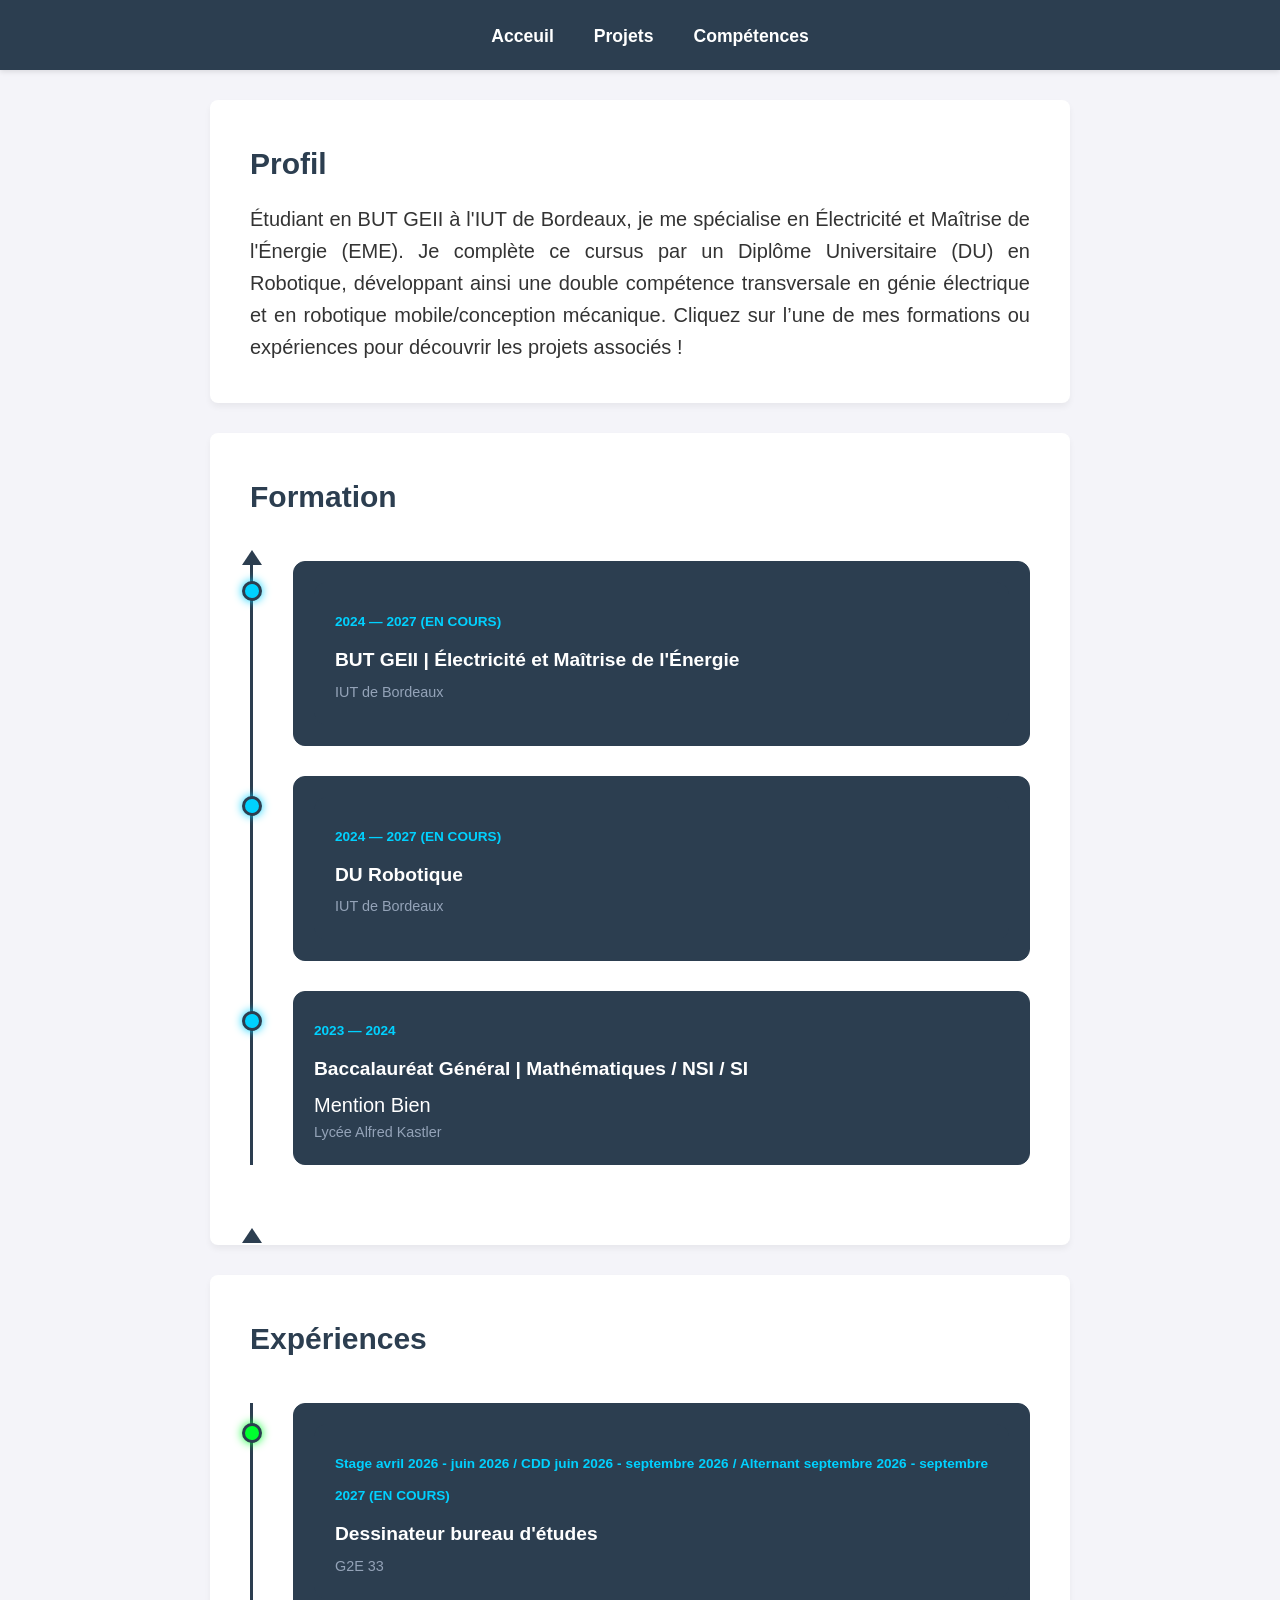
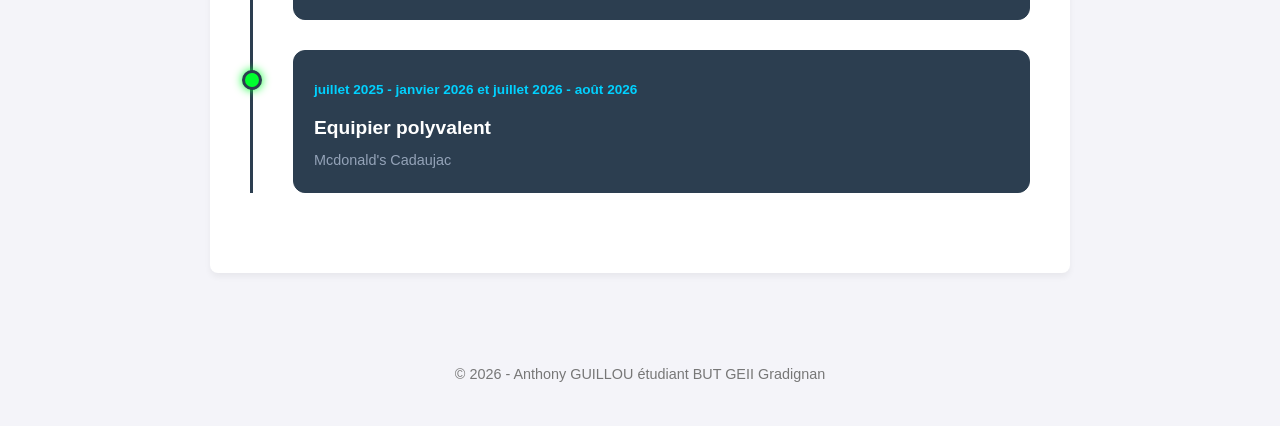
<file: propos.html>
<!DOCTYPE html>
<html lang="fr">
<head>
    <meta charset="UTF-8">
    <title>À Propos</title>
    <link rel="stylesheet" href="test.css">

</head>
<body>
    <header>
        <nav>
            <ul>
                <li><a href="index.html">Acceuil</a></li>
                <li><a href="projet.html">Projets</a></li>
                <li><a href="competence.html">Compétences</a></li>
            </ul>
        </nav>
    </header>
    <main>
        <section>
            <h1>Profil </h1>
            <p>Étudiant en BUT GEII à l'IUT de Bordeaux, je me spécialise en Électricité et Maîtrise de l'Énergie (EME). Je complète ce cursus par un Diplôme Universitaire (DU) en Robotique, développant ainsi une double compétence transversale en génie électrique et en robotique mobile/conception mécanique. Cliquez sur l’une de mes formations ou expériences pour découvrir les projets associés ! </p>
        </section>
        <section id="Formation">
        <h1>Formation</h1>
        <div class="timeline">
        <div class="etape">
            <div class="point bleu"></div>
            <div class="carte">
            <a href="projet.html#projet-GEII" class="carte cliquable">
                <span class="dates bleu-texte">2024 — 2027 (EN COURS)</span>
                <h3>BUT GEII | Électricité et Maîtrise de l'Énergie</h3>
                <p class="etablissement">IUT de Bordeaux</p>
            </a>
            </div>
        </div>

        <div class="etape">
            <div class="point bleu"></div>
            <div class="carte">
            <a href="projet.html#projet-robotique" class="carte cliquable">
                <span class="dates bleu-texte">2024 — 2027 (EN COURS)</span>
                <h3>DU Robotique </h3>
                <p class="etablissement">IUT de Bordeaux</p>
            </a>
            </div>
        </div>

        <div class="etape">
            <div class="point bleu"></div>
            <div class="carte">
                <span class="dates bleu-texte">2023 — 2024</span>
                <h3>Baccalauréat Général | Mathématiques / NSI / SI</h3>
                <p class="sub">Mention Bien</p>
                <p class="etablissement">Lycée Alfred Kastler</p>
            </div>
        </div>
        </div>
        </section>
        <section id="Experience">
        <h1>Expériences</h1>
        <div class="timeline2">
            <div class="etape">
                <div class="point vert"></div>
                <div class="carte">
                <a href="projet.html#projet-robotique" class="carte cliquable">
                    <span class="dates bleu-texte">Stage avril 2026 - juin 2026 / CDD juin 2026 - septembre 2026 / Alternant septembre 2026 - septembre 2027 (EN COURS)</span>
                    <h3>Dessinateur bureau d'études</h3>
                    <p class="etablissement">G2E 33</p>
                    <div class="popup-info">
                        <h4>Missions</h4>
                        <pindex>Plans de réservations, plans d'implantation CFO, CFA et SSI, schémas d'armoires, synoptiques CFO, CFA et SSI, notes de calculs</pindex>
                        <h4>Compétences</h4>
                        <pindex>sérieux, rigueur, maîtrise d'AUTOCAD, connaitre la réglementation en vigueur</pindex>
                    </div>
                </a>
                </div>
            </div>

            <div class="etape">
                <div class="point vert"></div>
                <div class="carte">
                    <span class="dates bleu-texte">juillet 2025 - janvier 2026 et juillet 2026 - août 2026</span>
                    <h3>Equipier polyvalent</h3>
                    <p class="etablissement">Mcdonald's Cadaujac</p>
                    <div class="popup-info">
                        <h4>Missions</h4>
                        <pindex>cuisson, nettoyage, préparation des hamburgers, service</pindex>
                        <h4>Compétences</h4>
                        <pindex>relation clients, efficacité, minutie, travail d'équipe</pindex>

                    </div>
                </div>
            </div>
        </div>
        </section>
    </main>
    <footer>
        <p>&copy; 2026 - Anthony GUILLOU étudiant BUT GEII Gradignan</p>
    </footer>
</body>
</html>
</file>
<file: test.css>
html {
    scroll-behavior: smooth;
}
/* 1. Réinitialisation et base */
* {
    margin: 0;
    padding: 0;
    box-sizing: border-box;
}

body {
    font-size: 20px;
    font-family: 'Segoe UI', Tahoma, Geneva, Verdana, sans-serif;
    line-height: 1.6;
    color: #333;
    background-color: #f4f4f9;
    padding-top: 80px; /* Espace pour ne pas que le contenu passe sous le menu fixe */

}

/* 2. Style du Bandeau (Header) */
header {
    background-color: #2c3e50;
    color: white;
    height: 70px;
    width: 100%;
    position: fixed; /* Le menu reste en haut lors du défilement */
    top: 0;
    display: flex;
    justify-content: center;
    align-items: center;
    box-shadow: 0 2px 5px rgba(0,0,0,0.1);
    z-index: 1000;
}

nav ul {
    list-style: none;
    display: flex;
    gap: 40px; /* Espace entre les onglets */
}

nav ul li a {
    color: white;
    text-decoration: none;
    font-weight: 600;
    font-size: 1.1rem;
    transition: color 0.3s ease;
}

nav ul li a:hover {
    color: #3498db; /* Changement de couleur au survol */
}

/* 3. Mise en page du contenu */
main {
    max-width: 900px;
    margin: 0 auto;
    padding: 20px;
}

section {
    text-align: justify;
    background: white;
    margin-bottom: 30px;
    padding: 40px;
    border-radius: 8px;
    box-shadow: 0 4px 6px rgba(0,0,0,0.05);
}

section1 {
    text-align: center;
    background: #2c3e50;
    margin-bottom: 30px;
    padding: 40px;
    border-radius: 8px;
    box-shadow: 0 4px 6px rgba(0,0,0,0.05);
}

section2 {
    text-align: justify;
    background: #2c3e50;
    margin-bottom: 30px;
    padding: 40px;
    border-radius: 8px;
    box-shadow: 0 4px 6px rgba(0,0,0,0.05);
}

h1 {
    color: #2c3e50;
    margin-bottom: 15px;

}
h2 {
    color: #ffffff;
    margin-bottom: 15px;
}

h5 {
    color: #ffffff;
    margin-bottom: 10px;
}

h6 {
    color: #ffffff;
    margin-bottom: 8px;
}


ul {
    margin-left: 20px;
}

hr {
    border: none;
    height: 1px;
    background: #ddd;
    margin: 40px 0;
}

/* 4. Pied de page */
footer {
    text-align: center;
    padding: 40px 0;
    color: #777;
    font-size: 0.9rem;
}

.image-profil {
    width: 300px;        /* Largeur de l'image */
    height: auto;       /* Garde les proportions */
    border-radius: 10px; /* Optionnel : arrondit les coins */
    display: block;
    float: left;        /* Pousse l'image à gauche et fait monter le texte à droite */
    margin-right: 15px; /* Empêche le texte de coller physiquement à l'image */
    margin-bottom: 5px;
    border: 4px solid #2c3e50;
}

.conteneur-1 {
  display: flex;       /* Aligne les enfants horizontalement */
  align-items: center; /* Aligne verticalement le texte au milieu de la photo */
  gap: 20px;           /* Crée un espace entre l'image et le texte */
}

pindex {
  color: rgb(255, 255, 255); /* Utilise un nom de couleur */
}
/*-----------------------------------------------------------*/
/* Le bouton rectangulaire */
.bouton-rectangulaire {
    display: inline-block;
    border-radius: 8px;  /*arrondi*/
    background-color: #2c3e50;
    color: white;              /* Texte en blanc */
    padding: 18px 35px;        /* Taille du bouton */
    font-size: 1.1rem;         /* Texte bien lisible */
    font-weight: bold;         /* Texte en gras */
    text-decoration: none;     /* Enlève le souligné du lien */
    text-transform: uppercase; /* Met le texte en majuscules (style bouton pro) */
    letter-spacing: 1px;       /* Espace légèrement les lettres */  
    text-align: center;  
    /* Petit effet d'ombre porté pour donner du relief */
    box-shadow: 0 4px 6px rgba(0,0,0,0.1);
    
    /* Transition fluide pour l'effet au survol */
    transition: all 0.3s ease;
}

/* Effet au survol (hover) */
.bouton-rectangulaire:hover {
    background-color: #e67e22; /* Change de couleur au survol (votre orange) */
    box-shadow: 0 6px 12px rgba(0,0,0,0.2); /* L'ombre s'accentue */
    transform: translateY(-3px); /* Le bouton se lève légèrement */
}

.conteneur-bouton {
    display: flex;          /* Active le mode Flexbox */
    justify-content: center; /* Centre les boutons horizontalement */
    gap: 8px;              /* Définit l'espace précis entre les deux boutons */
    margin-top: 8px;       /* Ajoute un peu d'espace au-dessus du bloc */
    flex-wrap: wrap;        /* Permet aux boutons de passer l'un sous l'autre sur mobile */
}
/*---------------------------------------------------------------------*/
#info {
    width: 100%;
    padding: 40px 0;
    display: flex;
    justify-content: center; /* Centre le groupe de boutons dans la section */
}

.timeline {
    position: relative;
    max-width: 800px;
    margin: 40px auto;   /* Un peu plus de marge en haut pour la flèche */
    padding-left: 40px;
    border-left: 3px solid #2c3e50; /* On épaissit un peu la ligne pour le style */
}

.timeline2 {
    position: relative;
    max-width: 800px;
    margin: 40px auto;   /* Un peu plus de marge en haut pour la flèche */
    padding-left: 40px;
    border-left: 3px solid #2c3e50; /* On épaissit un peu la ligne pour le style */
}

/* Création de la pointe de la flèche en bas de la ligne */
.timeline::after {
    content: '';
    position: absolute;
    bottom: 600px;       /* Place la pointe tout en bas de la section */
    left: -11px;         /* Aligne la pointe sur la ligne (ajuste selon l'épaisseur) */
    
    /* Dessin du triangle avec les bordures */
    width: 0;
    height: 0;
    border-left: 10px solid transparent;
    border-right: 10px solid transparent;
    border-bottom: 15px solid #2c3e50; /* La couleur doit être la même que ta ligne */
}

.timeline2::after {
    content: '';
    position: absolute;
    bottom: 550px;       /* Place la pointe tout en bas de la section */
    left: -11px;         /* Aligne la pointe sur la ligne (ajuste selon l'épaisseur) */
    
    /* Dessin du triangle avec les bordures */
    width: 0;
    height: 0;
    border-left: 10px solid transparent;
    border-right: 10px solid transparent;
    border-bottom: 15px solid #2c3e50; /* La couleur doit être la même que ta ligne */
}
/* Chaque bloc de diplôme */
.etape {
    position: relative;
    margin-bottom: 30px;
}

/* Les petits points colorés sur la ligne */
.point {
    position: absolute;
    left: -51px; /* Aligné sur la ligne verticale */
    top: 20px;
    width: 20px;
    height: 20px;
    border-radius: 50%;
    border: 3px solid #2c3e50;
}

/* Couleurs des points */
.bleu { background-color: #00d1ff; box-shadow: 0 0 10px #00d1ff; }
.vert { background-color: #00ff2f; box-shadow: 0 0 10px #00ff2f; }

/* Les cartes noires */
.carte {
    background-color: #2c3e50; /* Gris très sombre */
    border: 1px solid #2c3e50;
    border-radius: 12px;
    padding: 20px;
    color: white;
    transition: transform 0.3s;
}

.carte:hover {
    transform: translateX(10px); /* Petit effet de glissement au survol */
}

/* Typographie */
.dates { font-size: 0.85rem; font-weight: bold; }
.bleu-texte { color: #00d1ff; }
.vert-texte { color: #00ff2f; }
.carte h3 { margin: 10px 0 5px 0; font-size: 1.2rem; }
.etablissement { color: #94a3b8; font-size: 0.9rem; }

.carte.cliquable {
    display: block;          /* Pour que tout le rectangle soit cliquable */
    text-decoration: none;   /* Enlève le souligné */
    color: inherit;          /* Garde les couleurs du texte définies avant */
    cursor: pointer;
}
/*----------------------------------------------------------------------------------*/
.popup-info {
    position: absolute;
    bottom: 110%;      /* S'affiche au-dessus de la carte */
    left: 50%;
    transform: translateX(-50%) translateY(10px); /* Centré et légèrement décalé */
    width: 350px;
    background-color: #1f2937;
    color: white;
    padding: 15px;
    border-radius: 8px;
    text-align: center;
    border: 1px solid #374151;
    box-shadow: 0 10px 25px rgba(0,0,0,0.5);
    z-index: 100;      /* Passe au-dessus de tout le reste */
    
    /* Effet d'apparition */
    opacity: 0;
    visibility: hidden;
    transition: all 0.3s ease;
    pointer-events: none; /* Évite que le pop-up ne clignote si on passe dessus */
}

/* Petit triangle en bas du pop-up */
.popup-info::after {
    content: "";
    position: absolute;
    top: 100%;
    left: 50%;
    margin-left: -5px;
    border-width: 5px;
    border-style: solid;
    border-color: #1f2937 transparent transparent transparent;
}

/* --- ACTION AU SURVOL --- */
.carte:hover .popup-info {
    opacity: 1;
    visibility: visible;
    transform: translateX(-50%) translateY(0px); /* Le pop-up remonte doucement */
}
/*-------------------------------------------------------------------------------------*/
.carte-projet {
    background-color: #2c3e50; /* Couleur de fond sombre (bleu-gris) de l'image */
    color: white;             /* Texte en blanc */
    padding: 30px;            /* Espace généreux à l'intérieur */
    margin-bottom: 25px;      /* Espace entre chaque carte */
    border-radius: 12px;      /* Bords arrondis comme sur l'image */
    
    /* Une petite ombre pour le relief et le détacher du fond */
    box-shadow: 0 4px 15px rgba(0, 0, 0, 0.2); 
    
    transition: transform 0.3s ease; /* Effet fluide au survol */
}

/* Optionnel : Effet au survol pour rendre la carte interactive */
.carte-projet:hover {
    transform: translateY(-5px); /* La carte monte légèrement */
}

.carte-projet {
    background-color: #2c3e50;
    color: white;
    padding: 30px;
    margin-bottom: 25px;
    border-radius: 12px;
    cursor: pointer; /* Indique que c'est cliquable */
    transition: transform 0.3s ease, background-color 0.3s;
    position: relative;
}

.info-clic {
    position: absolute;
    bottom: 10px;
    right: 20px;
    font-size: 0.8rem;
    color: #00d1ff; /* Ta couleur d'accent */
    opacity: 0.7;
}

.modal-overlay {
    position: fixed;
    top: 0;
    left: 0;
    width: 100%;
    height: 100%;
    z-index: 1000; /* Passe au-dessus de tout */
    display: none; /* CACHÉ PAR DÉFAUT */
    justify-content: center;
    align-items: center;
    padding: 20px;
}

/* Affiché quand la modale est ouverte */
.modal-overlay.open {
    display: flex;
}

/* Le fond sombre */
.modal-background {
    position: absolute;
    width: 100%;
    height: 100%;
    background-color: rgba(255, 255, 255, 0.286); /* Noir transparent */
}

/* Le contenu de la fenêtre */
.modal-content {
    background-color: #2c3e50; /* Gris très sombre */
    width: 90%;
    max-width: 1200px;
    max-height: 90vh; /* Ne dépasse pas 90% de la hauteur de l'écran */
    border-radius: 20px;
    overflow-y: auto; /* Ajoute un scroll si le texte est trop long */
    position: relative;
    z-index: 1001;
    color: black;
    box-shadow: 0 15px 50px rgba(0,0,0,0.7);
}

/*---------------------------------------projet---------------------------------------------------*/
/* Entête avec l'image */
.modal-header {
    position: relative;
    height: 300px; /* Ajuste la hauteur */
    overflow: hidden;
    border-top-left-radius: 20px;
    border-top-right-radius: 20px;
}

.header-image {
    width: 100%;
    height: 100%;
    object-fit: cover; /* L'image s'adapte sans se déformer */
}

/* Le dégradé noir sur l'image */
.header-overlay {
    position: absolute;
    bottom: 0;
    left: 0;
    width: 100%;
    padding: 30px;
    background: linear-gradient(to top, rgba(26,26,26,1) 0%, rgba(26,26,26,0) 100%);
}

/* Bouton fermer (croix) */
.modal-close {
    position: absolute;
    top: 20px;
    right: 20px;
    background: none;
    border: none;
    color: white;
    font-size: 2rem;
    cursor: pointer;
    z-index: 1010;
}

/* Corps du texte */
.modal-body {
    padding: 30px;
}

.modal-body h3 {
    color: white;
    margin-bottom: 20px;
    border-left: 3px solid #00d1ff; /* Le petit trait bleu */
    padding-left: 10px;
}

/* Grille d'infos (Rôle, Équipe...) */


.info-grid {
    display: grid;
    /* On passe sur une base de 6 colonnes pour diviser facilement par 3 et par 2 */
    grid-template-columns: repeat(6, 1fr);
    gap: 20px;
}

/* Les 3 premiers blocs prennent chacun 2 colonnes (6 / 3 = 2) */
.info-grid .info-block:nth-child(1),
.info-grid .info-block:nth-child(2),
.info-grid .info-block:nth-child(3) {
    grid-column: span 2;
}

/* Les 2 blocs du dessous prennent chacun 3 colonnes (6 / 2 = 3) */
.info-grid .info-block:nth-child(4),
.info-grid .info-block:nth-child(5) {
    grid-column: span 3;
}

.info-block {
    background-color: white; /* Un peu plus clair que le fond */
    padding: 15px;
    border-radius: 10px;
    text-align: left;        /* LIGNE RAJOUTÉE : Aligne le texte à gauche */
}

/* OPTIONNEL : Pour éviter que les puces de tes listes se baladent */
.info-block ul {
    list-style-position: inside; 
    padding-left: 0;
}

.info-block h4 {
    color: #666; /* Gris clair */
    font-size: 0.8rem;
    margin-bottom: 5px;
}

.description {
    line-height: 1.6;
    color: #ccc;
    font-style: italic;
}

/*------------------------------------------------------------------------------------------------*/

.onglets-container {
    margin-top: 30px;
    display: flex;
    flex-direction: column;
}

/* Alignement des boutons à gauche */
.onglets-boutons {
    display: flex;
    gap: 10px;
    margin-bottom: -1px; /* Pour que le bouton "colle" au rectangle */
    z-index: 2; /* Passe au-dessus de la bordure du rectangle */
}

/* Style des boutons */
.tab-btn {
    background-color: #2c3e50; /* Couleur sombre comme tes cartes */
    color: #ccc;
    border: 1px solid #34495e;
    border-bottom: none; /* Pas de bordure en bas pour l'effet d'onglet */
    padding: 10px 20px;
    border-radius: 8px 8px 0 0; /* Arrondis en haut seulement */
    cursor: pointer;
    font-weight: bold;
    transition: 0.3s;
}

/* Style du bouton actif */
.tab-btn.active {
    background-color: white; /* Fond blanc */
    color: #1a1a1a;          /* Texte sombre */
    border: 1px solid #ccc;
    border-bottom: 1px solid white; /* Cache la bordure du rectangle */
}

.tab-btn:hover:not(.active) {
    background-color: #3e5871;
    color: white;
}

/* STYLE DU RECTANGLE DE CONTENU (BLANC) */
.tab-content {
    background-color: white; /* Rectangle blanc */
    color: #1a1a1a;          /* Texte sombre pour la lisibilité */
    padding: 25px;
    border-radius: 0 12px 12px 12px; /* Arrondis sauf en haut à gauche */
    border: 1px solid #ccc;
    box-shadow: 0 5px 15px rgba(0,0,0,0.1);
    
    /* Gestion de l'affichage */
    display: none; /* Caché par défaut */
}

/* Affiché quand l'onglet est actif */
.tab-content.active {
    display: block;
}

/* Style du titre à l'intérieur du rectangle blanc */
.tab-content h3 {
    color: #1a1a1a;
    border-left: 3px solid #00d1ff; /* Ton trait bleu GEII */
    padding-left: 10px;
    margin-bottom: 15px;
    margin-top: 0;
}

.tab-content p {
    line-height: 1.6;
    margin: 0;
}

/*----------------------*/

.conception-liste {
    display: flex;
    flex-direction: column; /* Empile les rangées verticalement */
    gap: 20px; /* Espace entre chaque rangée */
    margin-top: 20px;
}

/* Une rangée complète : Image + Texte */
.conception-row {
    display: flex;
    align-items: center; /* Centre verticalement l'image et le texte */
    gap: 15px; /* Espace entre l'image et le bloc de texte */
}

/* Bloc Image */
.image-bloc {
    flex: 0 0 300px; /* L'image a une largeur fixe de 150px */
}

.image-bloc img {
    width: 100%;
    height: 300px; /* Hauteur fixe pour que toutes les images soient pareilles */
    object-fit: cover; /* L'image s'adapte sans se déformer */
    border-radius: 8px;
    border: 2px solid #2c3e50;
}

/* Bloc Texte (contenant les 2 rectangles bleus) */
.texte-bloc {
    flex: 1; /* Prend tout l'espace restant à droite */
    display: flex;
    flex-direction: column; /* Empile les 2 rectangles bleus */
    gap: 8px; /* Espace entre les 2 rectangles bleus */
}

/* STYLE DES RECTANGLES BLEUS */
.rectangle-bleu {
    background-color: #2c3e50; /* Ton bleu GEII */
    color: #1a1a1a;          /* Texte sombre pour contraster */
    padding: 10px 15px;
    border-radius: 6px;
    box-shadow: 0 2px 5px rgba(0,0,0,0.1);
}

.rectangle-bleu h4 {
    margin: 0 0 3px 0;
    font-size: 0.9rem;
    font-weight: bold;
}

.rectangle-bleu p {
    margin: 0;
    font-size: 0.8rem;
    line-height: 1.3;
}
#---------------
/* Style pour la page compétences */
.carte-competence {
    background: #ffffff;
    border-radius: 8px;
    padding: 20px;
    text-align: center;
    cursor: pointer;
    box-shadow: 0 4px 6px rgba(0,0,0,0.1);
    transition: transform 0.2s;
}

.carte-competence:hover {
    transform: translateY(-5px);
}

/* Boutons AC à l'intérieur des pop-ups */
.modal-content-comp {
    background: #2c3e50;
    padding: 30px;
    border-radius: 12px;
    width: 90%;
    max-width: 600px;
    position: relative;
}

.grille-liens-projets {
    display: flex;
    flex-direction: column;
    gap: 12px;
    margin-top: 20px;
}

.bouton-ac {
    display: flex;
    justify-content: space-between;
    align-items: center;
    background: #f4f6f9;
    padding: 15px;
    border-radius: 6px;
    text-decoration: none;
    color: #333;
    border-left: 5px solid #2c3e50; /* Joli liseré bleu GEII */
    transition: background 0.2s;
}

.bouton-ac:hover {
    background: #e9ecef;
}

.badge-auto {
    background: #2c3e50;
    color: white;
    font-size: 0.8rem;
    padding: 4px 8px;
    border-radius: 4px;
}

figcaption {
    font-size: 0.85rem;
    color: #666;
    font-style: italic;
    text-align: center;
    margin-top: 8px;
    line-height: 1.3;
}

.conception-row-inverse {
    display: flex;
    flex-direction: column;
    gap: 20px;
    margin-bottom: 30px;
}
.carrousel-container {
    display: flex;
    align-items: center;
    justify-content: center;
    gap: 15px;
    width: 100%;
    max-width: 600px;
    margin: 0 auto;
}
.carrousel-img-wrapper {
    flex-grow: 1;
    text-align: center;
}
.carrousel-img-wrapper img {
    max-width: 100%;
    height: auto;
    border-radius: 8px;
}
.btn-carrousel {
    background-color: #333;
    color: white;
    border: none;
    padding: 15px 20px;
    font-size: 18px;
    cursor: pointer;
    border-radius: 5px;
    transition: background 0.3s;
}
.btn-carrousel:hover {
    background-color: #555;
}
</file>
